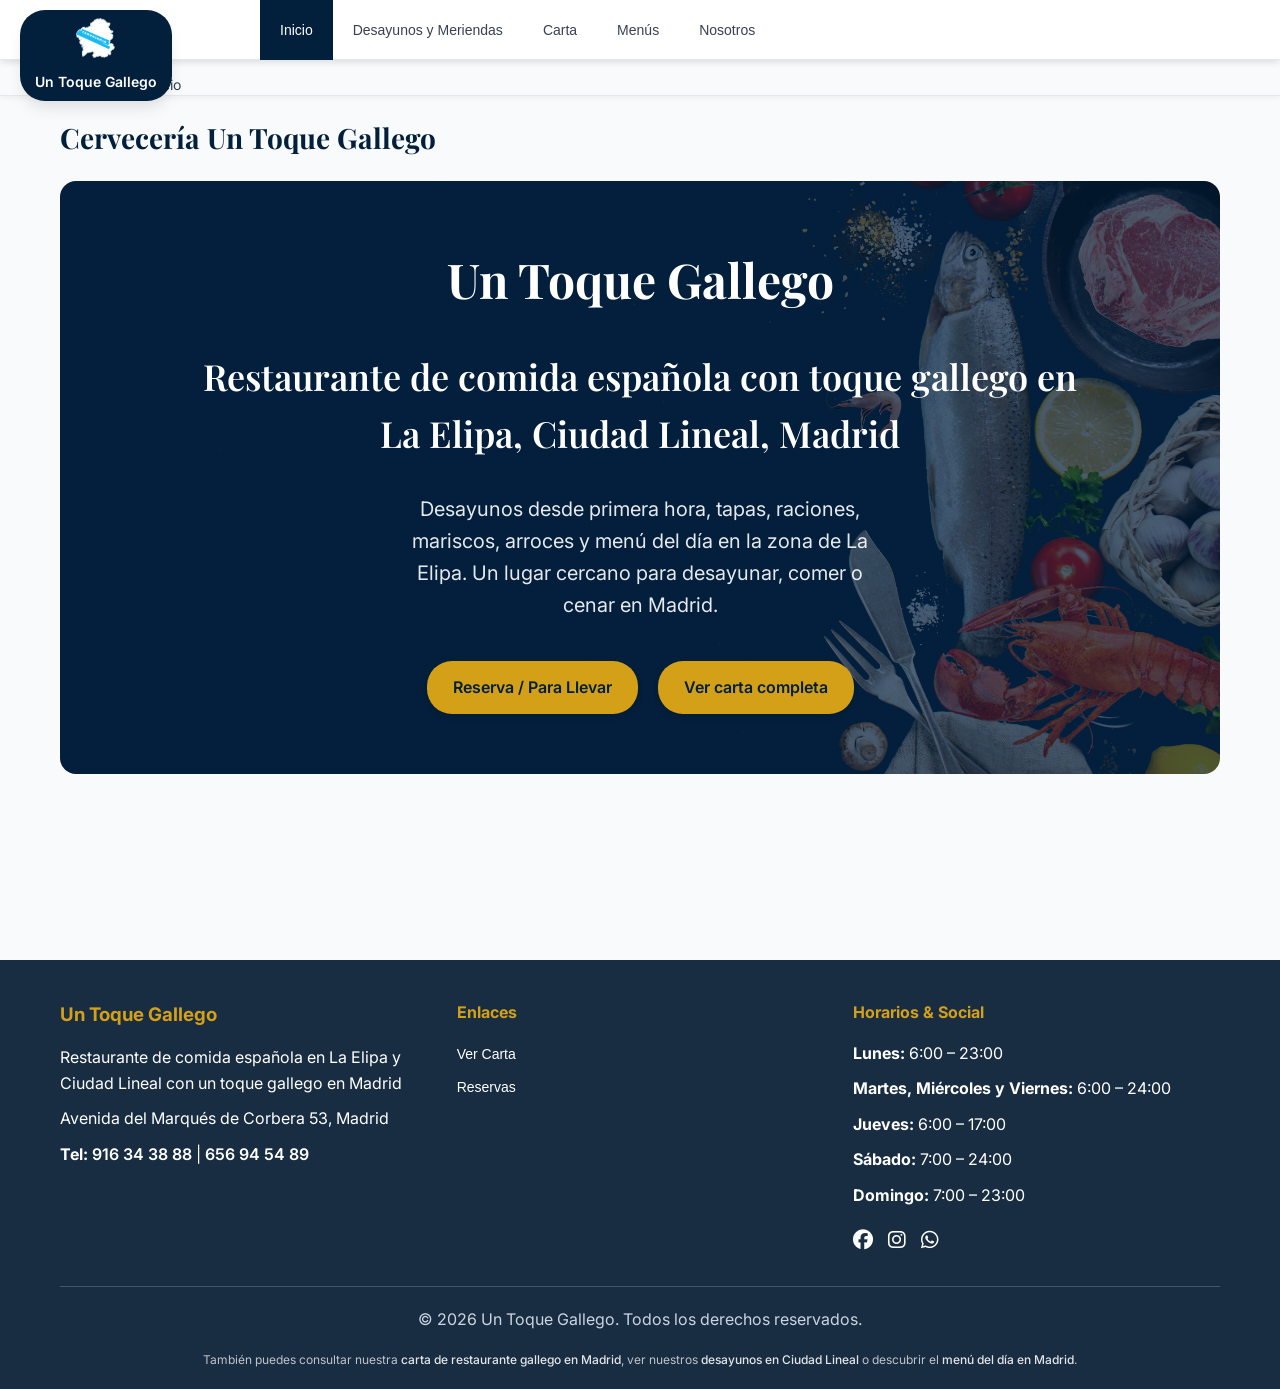
<file: index.html>
<!DOCTYPE html>
<html lang="es">
<head>
  <!-- Meta básicos -->
  <meta charset="UTF-8">
  <meta http-equiv="X-UA-Compatible" content="IE=edge">
   <meta name="viewport" content="width=device-width, initial-scale=1.0, maximum-scale=5.0">

  <!-- SEO -->
    <title>Restaurante de comida expañola en el barrio La Elipa, Ciudad Lineal, Madrid | Un Toque Gallego</title>
    <meta name="description" content="Restaurante en Ciudad Lineal y Elipa, Madrid, con cocina española y un toque gallego. Desayunos, tapas, raciones, mariscos, arroces y menú del día. Reserva en Un Toque Gallego.">
    <meta name="keywords" content="restaurante ciudad lineal, restaurante elipa, restaurante español madrid, tapas ciudad lineal, tapas elipa, menú del día madrid, cocina española madrid, un toque gallego">
    <meta name="author" content="Cervecería Un Toque Gallego">
    <meta name="robots" content="index,follow,max-image-preview:large,max-snippet:-1,max-video-preview:-1">
    <meta name="theme-color" content="#01172e">
    
    <!-- Canonical e idioma -->
    <link rel="canonical" href="https://untoquegallego.com/">
    <link rel="alternate" href="https://untoquegallego.com/" hreflang="es-ES">
    <link rel="alternate" href="https://untoquegallego.com/" hreflang="x-default">

    <!-- Open Graph -->
    <meta property="og:type" content="website">
    <meta property="og:url" content="https://untoquegallego.com/">
    <meta property="og:site_name" content="Un Toque Gallego">
    <meta property="og:locale" content="es_ES">
    <meta property="og:title" content="Un Toque Gallego | Restaurante con comida española, con toque gallego en Madrid">
    <meta property="og:description" content="Desayunos, tapas, raciones, mariscos, arroces y menú del día en Ciudad Lineal y Elipa, Madrid. Reserva en Un Toque Gallego.">
    <meta property="og:image" content="https://untoquegallego.com/img/fondo-web-inicio.jpg">
    <meta property="og:image:width" content="1200">
    <meta property="og:image:height" content="630">
    <meta property="og:image:alt" content="Un Toque Gallego - Restaurante español con toque gallego en Madrid">


    <!-- Twitter -->
    <meta name="twitter:card" content="summary_large_image">
    <meta name="twitter:url" content="https://untoquegallego.com/">
    <meta name="twitter:title" content="Un Toque Gallego | Restaurante español con toque gallego en Madrid">
    <meta name="twitter:description" content="Desayunos, tapas, raciones, mariscos, arroces y menú del día en Ciudad Lineal y Elipa, Madrid.">
    <meta name="twitter:image" content="https://untoquegallego.com/img/fondo-web-inicio.jpg">

    <!-- Favicon -->
    <link rel="icon" href="/img/favicon.ico" type="image/x-icon">
    <link rel="apple-touch-icon" href="/img/logo-untoquegallego.png">

    <!-- Precarga imagen principal (si es hero above-the-fold) -->
    <link rel="preload" as="image" href="/img/fondo-web-inicio.jpg" fetchpriority="high">

    <!-- Fuentes -->
    <link rel="preconnect" href="https://fonts.googleapis.com">
    <link rel="preconnect" href="https://fonts.gstatic.com" crossorigin>
    <link href="https://fonts.googleapis.com/css2?family=Inter:wght@300;400;500;600;700&family=Playfair+Display:wght@400;500;600;700&display=swap" rel="stylesheet">

    <!-- Font Awesome -->
    <link rel="stylesheet"
          href="https://cdnjs.cloudflare.com/ajax/libs/font-awesome/6.4.0/css/all.min.css"
          integrity="sha512-iecdLmaskl7CVkqkXNQ/ZH/XLlvWZOJyj7Yy7tcenmpD1ypASozpmT/E0iPtmFIB46ZmdtAc9eNBvH0H/ZpiBw=="
          crossorigin="anonymous"
          referrerpolicy="no-referrer">

    <!-- CSS -->
    <link rel="stylesheet" href="styles/main.css">
    <link rel="stylesheet" href="styles/carta-pdf.css">

   <!-- Datos estructurados -->
    <script type="application/ld+json">
    {
    "@context": "https://schema.org",
    "@type": "Restaurant",
    "name": "Un Toque Gallego",
    "url": "https://untoquegallego.com/",
    "image": "https://untoquegallego.com/img/fondo-web-inicio.jpg",
    "description": "Restaurante en Ciudad Lineal y Elipa, Madrid, especializado en cocina española con un toque gallego, desayunos, tapas, raciones, arroces y menú del día.",
    "telephone": "+34916343888",
    "email": "untoquegallego@gmail.com",
    "priceRange": "€€",
    "servesCuisine": [
        "Española",
        "Gallega"
    ],
    "acceptsReservations": true,
    "address": {
        "@type": "PostalAddress",
        "streetAddress": "Avenida del Marqués de Corbera 53",
        "addressLocality": "Madrid",
        "addressRegion": "Comunidad de Madrid",
        "postalCode": "28017",
        "addressCountry": "ES"
    },
    "openingHoursSpecification": [
        {
        "@type": "OpeningHoursSpecification",
        "dayOfWeek": "Monday",
        "opens": "06:00",
        "closes": "23:00"
        },
        {
        "@type": "OpeningHoursSpecification",
        "dayOfWeek": [
            "Tuesday",
            "Wednesday",
            "Friday"
        ],
        "opens": "06:00",
        "closes": "23:59"
        },
        {
        "@type": "OpeningHoursSpecification",
        "dayOfWeek": "Thursday",
        "opens": "06:00",
        "closes": "17:00"
        },
        {
        "@type": "OpeningHoursSpecification",
        "dayOfWeek": "Saturday",
        "opens": "07:00",
        "closes": "23:59"
        },
        {
        "@type": "OpeningHoursSpecification",
        "dayOfWeek": "Sunday",
        "opens": "07:00",
        "closes": "23:00"
        }
    ]
    }
    </script>


</head>
<body>
    <!-- Botón menú móvil -->
    <button class="mobile-menu-btn" id="mobileMenuBtn" aria-label="Abrir menú" aria-expanded="false">
        <i class="fas fa-bars"></i>
    </button>

    <!-- Logo -->
    <a href="#inicio" class="logo" data-section="inicio" aria-label="Inicio">
        <div class="logo-shield">
            <img src="img/logo-untoquegallego.png" alt="Un Toque Gallego" loading="lazy">
        </div>
        <div class="logo-text">Un Toque Gallego</div>
    </a>

    <!-- Header -->
    <header class="header">
        <div class="container">
            <div class="header-content">
                <!-- NAV DESKTOP -->
                <nav class="nav" role="navigation" aria-label="Menú principal">
                    <div class="nav-item"><button class="nav-link active" data-section="inicio" type="button">Inicio</button></div>
                    <div class="nav-item"><button class="nav-link" data-section="desayunos" type="button">Desayunos y Meriendas</button></div>
                    <div class="nav-item"><button class="nav-link" data-section="carta" type="button">Carta</button></div>
                    <div class="nav-item"><button class="nav-link" data-section="menus" type="button">Menús</button></div>
                    <div class="nav-item"><button class="nav-link" data-section="nosotros" type="button">Nosotros</button></div>
                </nav>

                <!-- NAV MÓVIL -->
                <nav class="mobile-nav" id="mobileNav" role="navigation" aria-label="Menú móvil">
                    <div class="mobile-nav-item"><button class="nav-mobile-link active" data-section="inicio" type="button">Inicio</button></div>
                    <div class="mobile-nav-item"><button class="nav-mobile-link" data-section="desayunos" type="button">Desayunos y Meriendas</button></div>
                    <div class="mobile-nav-item"><button class="nav-mobile-link" data-section="carta" type="button">Carta</button></div>
                    <div class="mobile-nav-item"><button class="nav-mobile-link" data-section="menus" type="button">Menús</button></div>
                    <div class="mobile-nav-item"><button class="nav-mobile-link" data-section="nosotros" type="button">Nosotros</button></div>
                </nav>
            </div>
        </div>
    </header>

    <!-- Breadcrumbs -->
    <div class="breadcrumbs" id="breadcrumbs" aria-label="Navegación actual">
        <div class="container">
            <nav class="breadcrumb-nav" aria-label="Migas de pan">
                <a href="#" class="breadcrumb-home" data-section="inicio"><i class="fas fa-home"></i> Inicio</a>
                <span class="breadcrumb-separator">/</span>
                <span class="breadcrumb-current" id="breadcrumbCurrent">Inicio</span>
            </nav>
        </div>
    </div>

    <!-- Barra de subcategorías móvil -->
    <div class="mobile-subcategory-bar" id="mobileSubcategoryBar">
        <div class="container">
            <div class="subcategory-buttons" id="subcategoryButtons"></div>
        </div>
    </div>

    <!-- Main -->
    <main class="main">
        <div class="container">
            <div id="content-container"></div>
            <div id="inicio" data-section="inicio" style="height: 1px; margin-top: -120px; pointer-events: none;"></div>
        </div>
    </main>

    <!-- Volver arriba -->
    <button class="back-to-top" id="backToTop" aria-label="Volver arriba">
        <i class="fas fa-arrow-up"></i>
    </button>

    <!-- Footer -->
    <footer class="footer">
        <div class="container">
            <div class="footer-content">
                <div class="footer-section">
                    <h3>Un Toque Gallego</h3>
                    <p>Restaurante de comida española en La Elipa y Ciudad Lineal con un toque gallego en Madrid</p>
                    <address>Avenida del Marqués de Corbera 53, Madrid</address>
                    <p><strong>Tel:</strong> 
                        <a href="tel:+34916343888">916 34 38 88</a> | 
                        <a href="tel:+34656945489">656 94 54 89</a>
                    </p>
                </div>
                <div class="footer-section">
                    <h4>Enlaces</h4>
                    <ul>
                        <li><button class="footer-nav-link" data-section="cartaTriptico" type="button">Ver Carta</button></li>
                        <li><button class="footer-nav-link" data-section="reservas" type="button">Reservas</button></li>
                    </ul>
                </div>
                <div class="footer-section">
                    <h4>Horarios & Social</h4>
                    <p><strong>Lunes:</strong> 6:00 – 23:00</p>
                    <p><strong>Martes, Miércoles y Viernes:</strong> 6:00 – 24:00</p>
                    <p><strong>Jueves:</strong> 6:00 – 17:00</p>
                    <p><strong>Sábado:</strong> 7:00 – 24:00</p>
                    <p><strong>Domingo:</strong> 7:00 – 23:00</p>
                    <div class="social-links">
                        <a href="#" class="social-link" aria-label="Facebook"><i class="fab fa-facebook"></i></a>
                        <a href="#" class="social-link" aria-label="Instagram"><i class="fab fa-instagram"></i></a>
                        <a href="https://wa.me/34656945489" target="_blank" class="social-link" aria-label="WhatsApp"><i class="fab fa-whatsapp"></i></a>
                    </div>
                </div>
            </div>
            <div class="footer-bottom">
                <p>&copy; <script>document.write(new Date().getFullYear())</script> Un Toque Gallego. Todos los derechos reservados.</p>
            </div>
        </div>
        <div class="seo-links">
            <p class="seo-links-text">
                También puedes consultar nuestra
                <a href="carta.html">carta de restaurante gallego en Madrid</a>,
                ver nuestros
                <a href="desayunos.html">desayunos en Ciudad Lineal</a>
                o descubrir el
                <a href="menu-del-dia.html">menú del día en Madrid</a>.
            </p>
        </div>
    </footer>

    <!-- Scripts -->
    <script src="js/data.js"></script>
    <script src="js/main.js"></script>
    <script src="js/carta-pdf.js"></script>
</body>
</html>
</file>
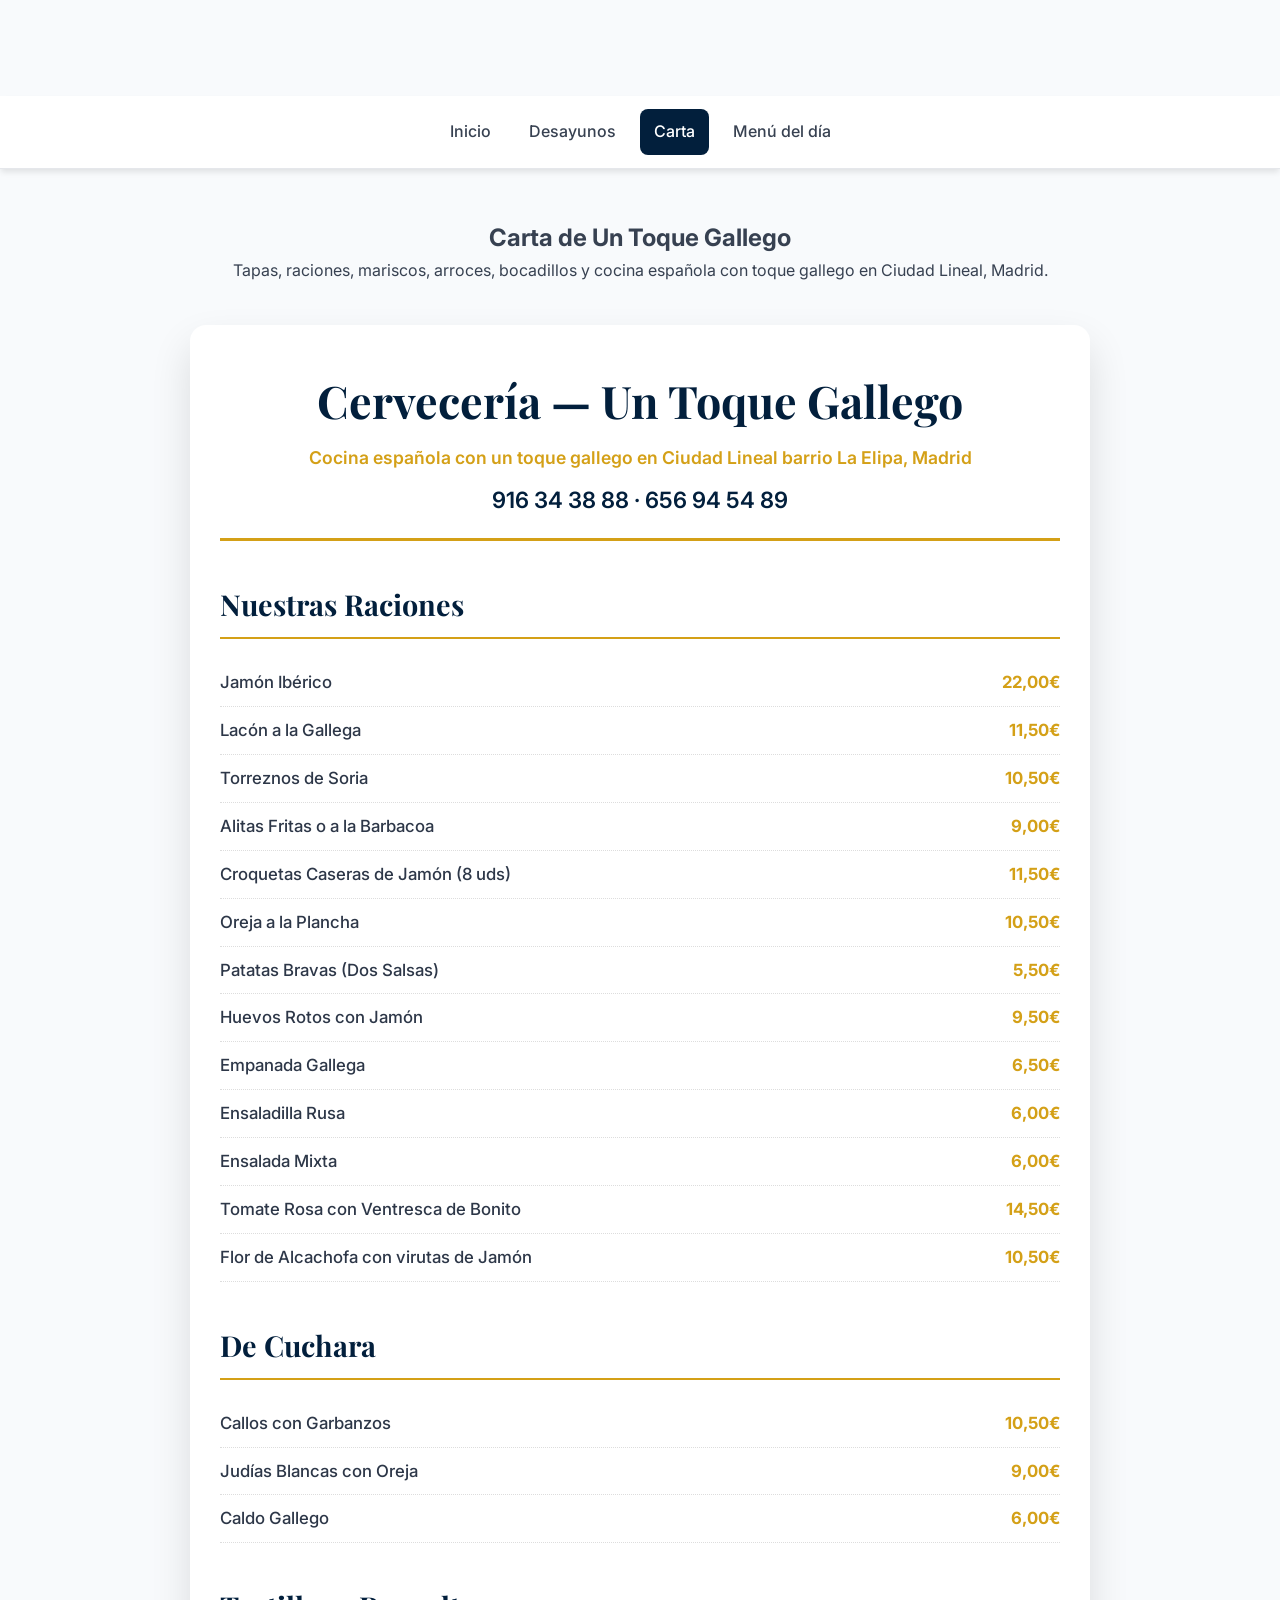
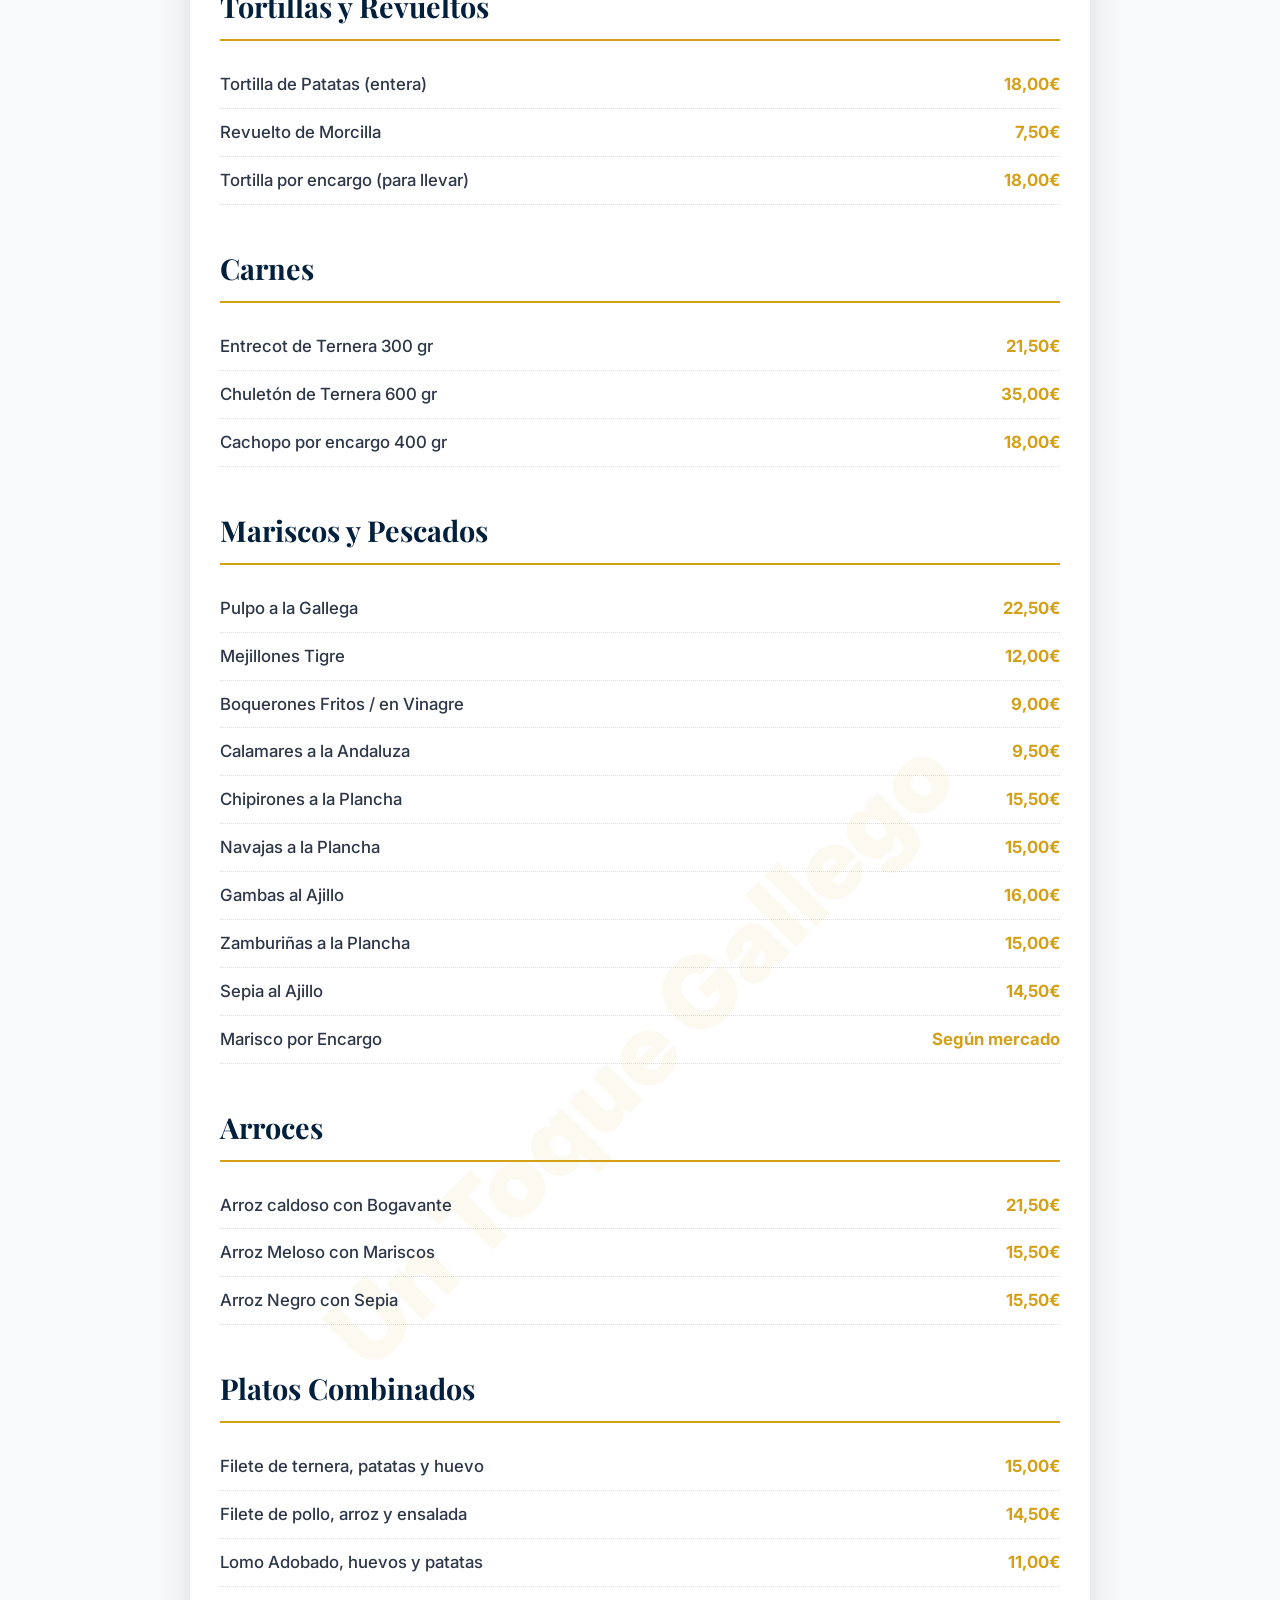
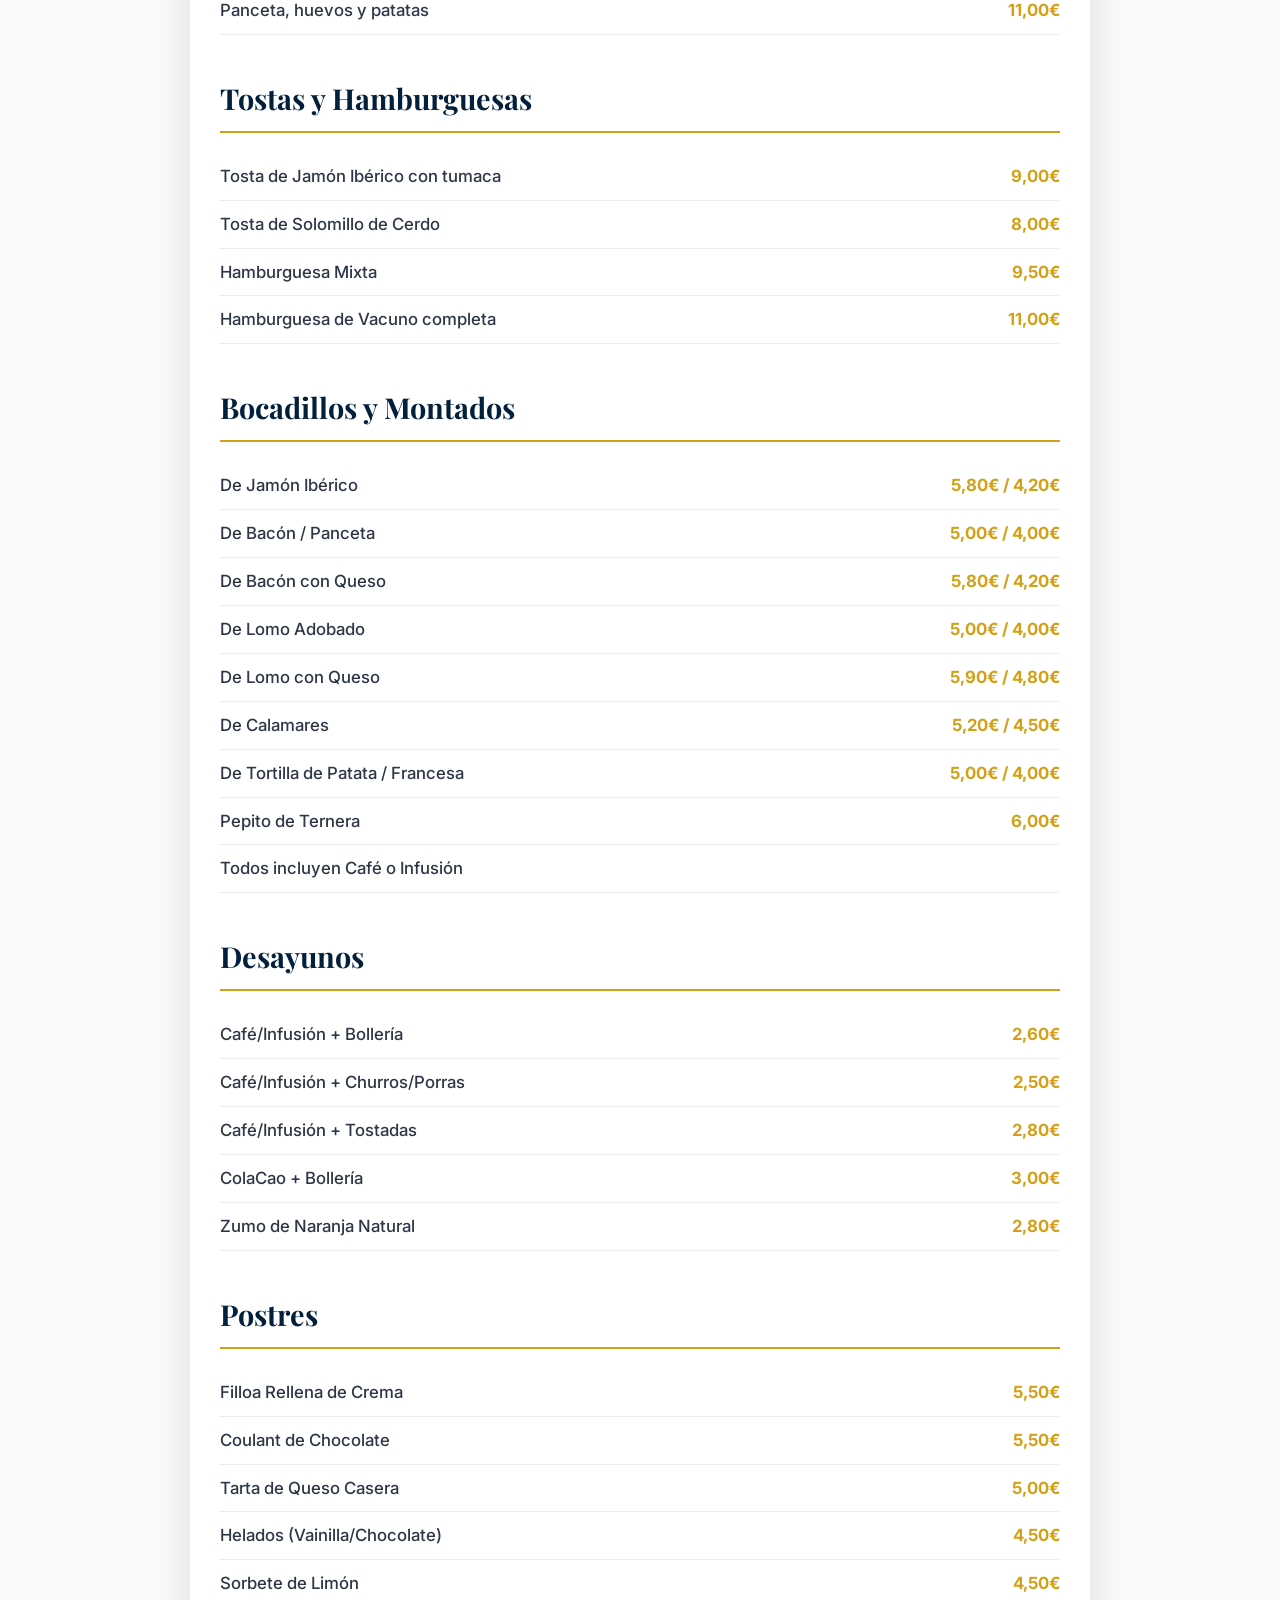
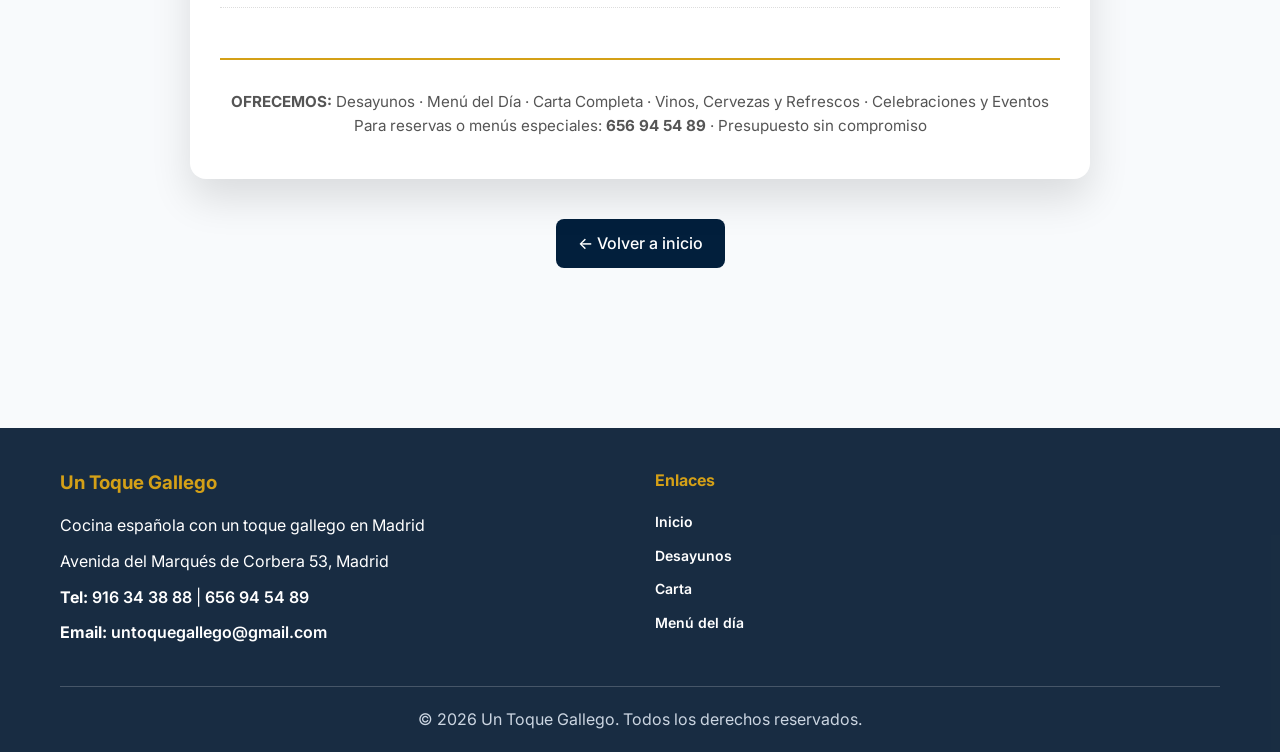
<file: carta.html>
<!DOCTYPE html>
<html lang="es">
<head>
  <meta charset="UTF-8">
  <meta name="viewport" content="width=device-width, initial-scale=1.0, maximum-scale=5.0">
  <title>Carta restaurante de cocina española con un toquegallego en Madrid | Un Toque Gallego</title>
  <meta name="description" content="Consulta la carta completa de Un Toque Gallego en Ciudad Lineal, barrio La Elipa Madrid. Tapas, raciones, mariscos, arroces, bocadillos y cocina española con toque gallego.">
  <meta name="robots" content="index,follow,max-image-preview:large">
  <link rel="canonical" href="https://untoquegallego.com/carta.html">

  <meta property="og:type" content="website">
  <meta property="og:title" content="Carta restaurante gallego en Madrid | Un Toque Gallego">
  <meta property="og:description" content="Consulta la carta completa de Un Toque Gallego en Ciudad Lineal, Madrid.">
  <meta property="og:url" content="https://untoquegallego.com/carta.html">
  <meta property="og:image" content="https://untoquegallego.com/img/carta-exterior.jpg">

  <meta name="twitter:card" content="summary_large_image">
  <meta name="twitter:title" content="Carta restaurante gallego en Madrid | Un Toque Gallego">
  <meta name="twitter:description" content="Tapas, raciones, mariscos, arroces y cocina gallega en Ciudad Lineal, Madrid.">
  <meta name="twitter:image" content="https://untoquegallego.com/img/carta-exterior.jpg">

  <link rel="icon" href="/img/favicon.ico" type="image/x-icon">
  <link rel="apple-touch-icon" href="/img/logo-untoquegallego.png">

  <link rel="preconnect" href="https://fonts.googleapis.com">
  <link rel="preconnect" href="https://fonts.gstatic.com" crossorigin>
  <link href="https://fonts.googleapis.com/css2?family=Inter:wght@300;400;500;600;700&family=Playfair+Display:wght@400;500;600;700&display=swap" rel="stylesheet">

  <link rel="stylesheet" href="styles/main.css">
  <link rel="stylesheet" href="styles/carta-pdf.css">

  <script type="application/ld+json">
  {
    "@context":"https://schema.org",
    "@type":"Restaurant",
    "name":"Un Toque Gallego",
    "url":"https://untoquegallego.com/carta.html",
    "telephone":"+34916343888",
    "email":"untoquegallego@gmail.com",
    "servesCuisine":["Española","Gallega"],
    "address":{
      "@type":"PostalAddress",
      "streetAddress":"Avenida del Marqués de Corbera 53",
      "addressLocality":"Madrid",
      "addressRegion":"Madrid",
      "postalCode":"28017",
      "addressCountry":"ES"
    },
    "hasMenu":"https://untoquegallego.com/carta.html"
  }
  </script>

  <style>
    .simple-header {
      background: var(--secondary-color);
      border-bottom: 1px solid var(--border-color);
      box-shadow: var(--shadow);
      position: sticky;
      top: 0;
      z-index: 100;
    }
    .simple-header-inner {
      display: flex;
      justify-content: center;
      align-items: center;
      min-height: 72px;
      gap: 10px;
      flex-wrap: wrap;
      padding: 10px 0;
    }
    .simple-header a {
      color: var(--text-color);
      text-decoration: none;
      font-weight: 500;
      padding: 10px 14px;
      border-radius: 8px;
    }
    .simple-header a.active,
    .simple-header a:hover {
      background: var(--primary-color);
      color: white;
    }
    .page-intro {
      text-align: center;
      margin: 30px 0 20px;
    }
    .btn-volver {
      display: inline-block;
      padding: 12px 22px;
      background: var(--primary-color);
      color: #fff;
      border-radius: 8px;
      text-decoration: none;
      font-weight: 500;
      transition: 0.3s;
    }
    .btn-volver:hover {
      transform: translateY(-2px);
      opacity: 0.9;
    }
  </style>
</head>
<body>

  <header class="simple-header">
    <div class="container">
      <nav class="simple-header-inner" aria-label="Navegación principal">
        <a href="/">Inicio</a>
        <a href="/desayunos.html">Desayunos</a>
        <a href="/carta.html" class="active" aria-current="page">Carta</a>
        <a href="/menu-del-dia.html">Menú del día</a>
      </nav>
    </div>
  </header>

  <main class="main">
    <div class="container">
      <section class="page-intro fade-in">
        <h1>Carta de Un Toque Gallego</h1>
        <p class="section-description">Tapas, raciones, mariscos, arroces, bocadillos y cocina española con toque gallego en Ciudad Lineal, Madrid.</p>
      </section>

      <div id="carta-container"></div>

      <div style="text-align:center; margin:40px 0;">
        <a href="/" class="btn-volver">← Volver a inicio</a>
      </div>
    </div>
  </main>

  <footer class="footer">
    <div class="container">
      <div class="footer-content">
        <div class="footer-section">
          <h3>Un Toque Gallego</h3>
          <p>Cocina española con un toque gallego en Madrid</p>
          <address>Avenida del Marqués de Corbera 53, Madrid</address>
          <p><strong>Tel:</strong> <a href="tel:+34916343888">916 34 38 88</a> | <a href="tel:+34656945489">656 94 54 89</a></p>
          <p><strong>Email:</strong> <a href="mailto:untoquegallego@gmail.com">untoquegallego@gmail.com</a></p>
        </div>

        <div class="footer-section">
          <h4>Enlaces</h4>
          <ul>
            <li><a class="footer-nav-link" href="/">Inicio</a></li>
            <li><a class="footer-nav-link" href="/desayunos.html">Desayunos</a></li>
            <li><a class="footer-nav-link" href="/carta.html">Carta</a></li>
            <li><a class="footer-nav-link" href="/menu-del-dia.html">Menú del día</a></li>
          </ul>
        </div>
      </div>

      <div class="footer-bottom">
        <p>&copy; <script>document.write(new Date().getFullYear())</script> Un Toque Gallego. Todos los derechos reservados.</p>
      </div>
    </div>
  </footer>

  <script src="js/data.js"></script>
  <script src="js/carta-pdf.js"></script>
  <script>
    document.addEventListener("DOMContentLoaded", function () {
      const cartaContainer = document.getElementById("carta-container");
      if (window.renderCartaPDF && cartaContainer) {
        window.renderCartaPDF(cartaContainer);
      } else if (cartaContainer) {
        cartaContainer.innerHTML = '<p style="text-align:center; padding:40px;">No se pudo cargar la carta.</p>';
      }
    });
  </script>
</body>
</html>
</file>
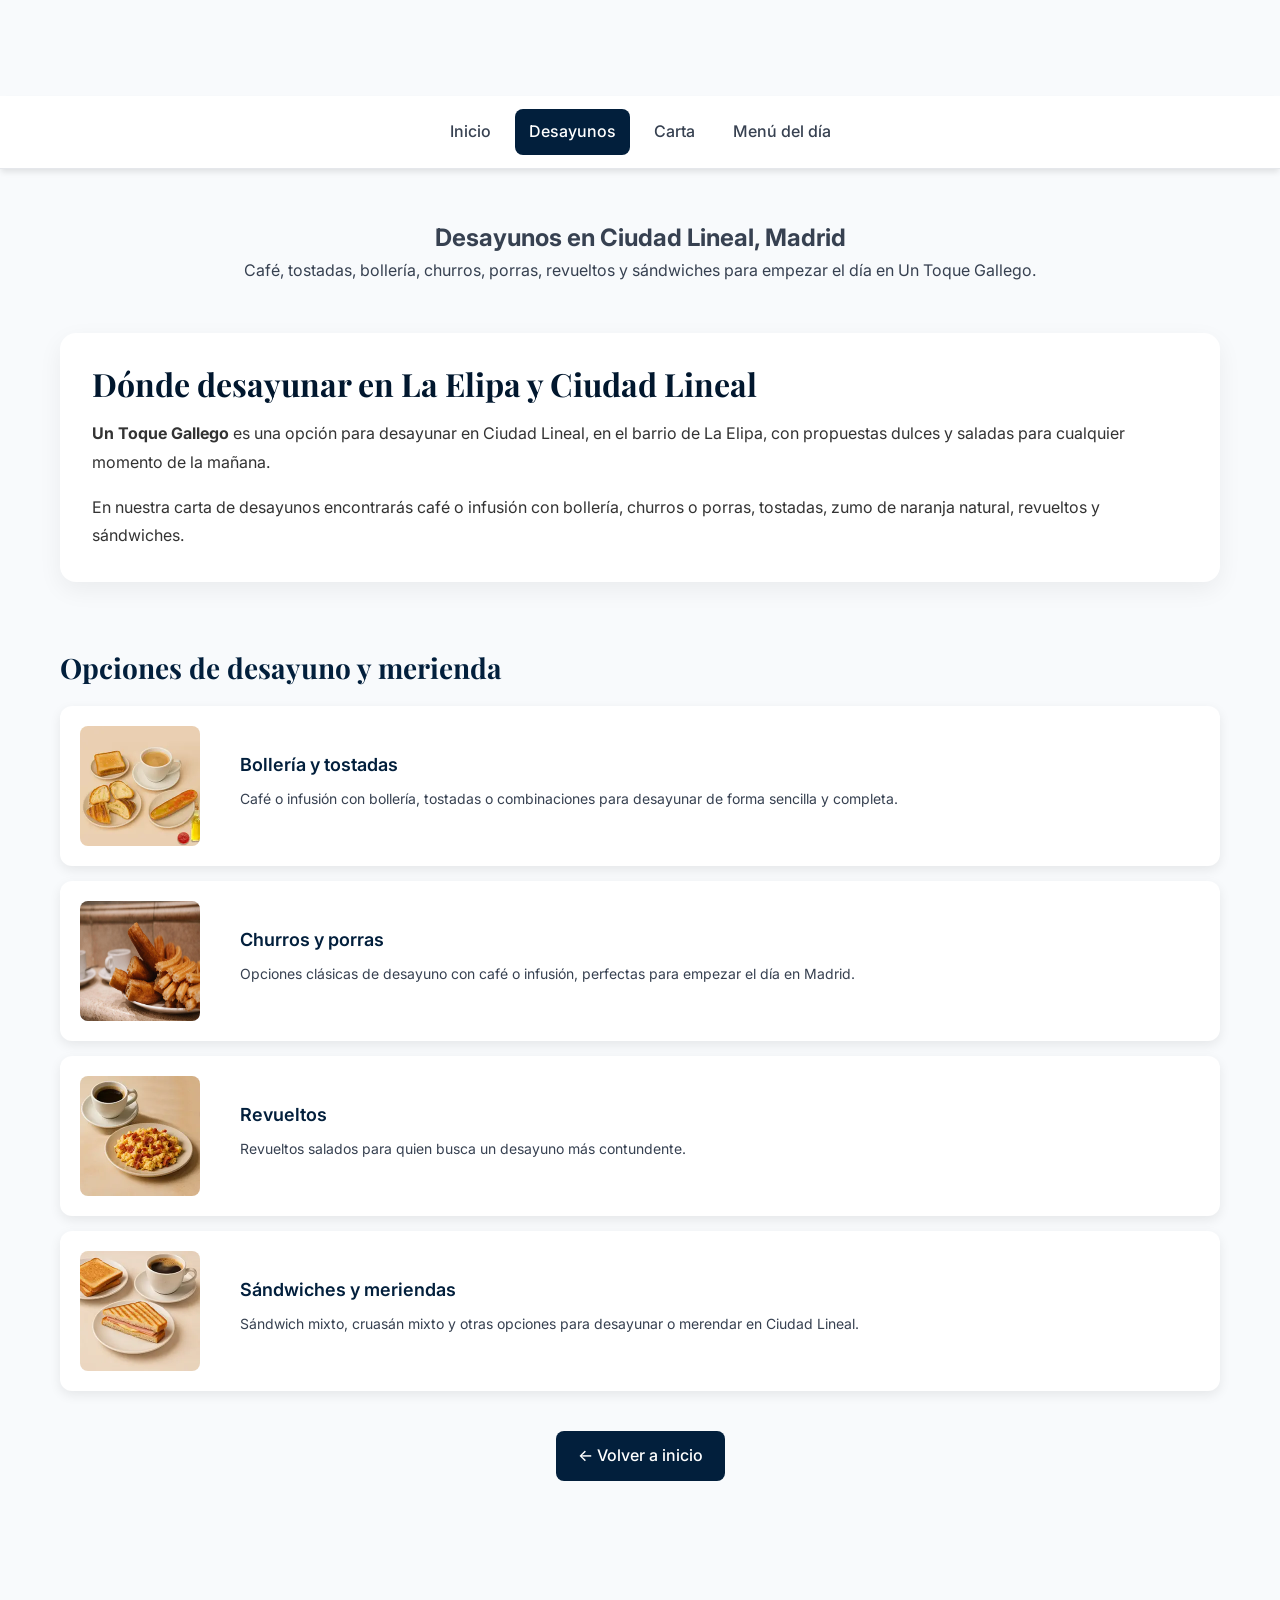
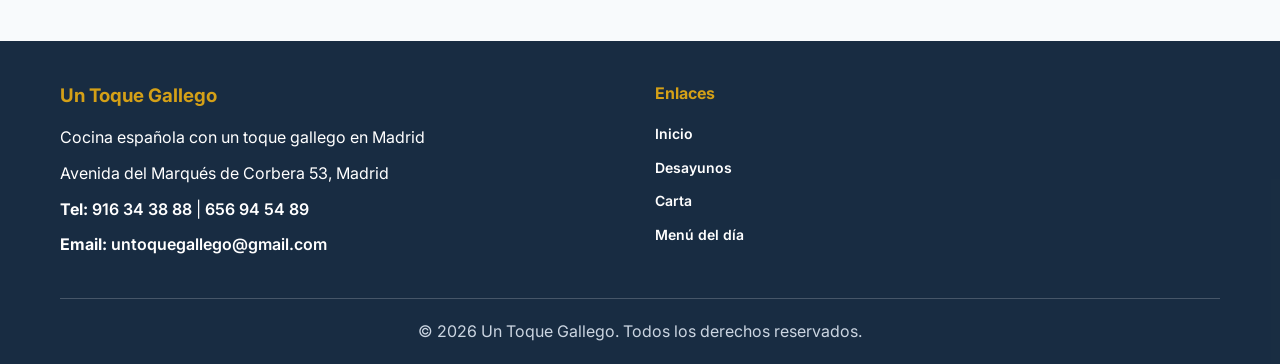
<file: desayunos.html>
<!DOCTYPE html>
<html lang="es">
<head>
  <meta charset="UTF-8">
  <meta name="viewport" content="width=device-width, initial-scale=1.0, maximum-scale=5.0">
  <title>Desayunos en Ciudad Lineal, Madrid | Un Toque Gallego</title>
  <meta name="description" content="Desayunos en Ciudad Lineal, Madrid. Café, tostadas, bollería, churros, porras, revueltos y sándwiches en Un Toque Gallego.">
  <meta name="robots" content="index,follow,max-image-preview:large">
  <link rel="canonical" href="https://untoquegallego.com/desayunos.html">

  <meta property="og:type" content="website">
  <meta property="og:title" content="Desayunos en Ciudad Lineal, Madrid | Un Toque Gallego">
  <meta property="og:description" content="Café, tostadas, bollería, churros, porras, revueltos y sándwiches para desayunar en Ciudad Lineal, Madrid.">
  <meta property="og:url" content="https://untoquegallego.com/desayunos.html">
  <meta property="og:image" content="https://untoquegallego.com/img/con-tostadas.webp">

  <meta name="twitter:card" content="summary_large_image">
  <meta name="twitter:title" content="Desayunos en Ciudad Lineal, Madrid | Un Toque Gallego">
  <meta name="twitter:description" content="Desayunos y meriendas en Ciudad Lineal con tostadas, bollería, churros, revueltos y sándwiches.">
  <meta name="twitter:image" content="https://untoquegallego.com/img/con-tostadas.webp">

  <link rel="icon" href="/img/favicon.ico" type="image/x-icon">
  <link rel="apple-touch-icon" href="/img/logo-untoquegallego.png">

  <link rel="preconnect" href="https://fonts.googleapis.com">
  <link rel="preconnect" href="https://fonts.gstatic.com" crossorigin>
  <link href="https://fonts.googleapis.com/css2?family=Inter:wght@300;400;500;600;700&family=Playfair+Display:wght@400;500;600;700&display=swap" rel="stylesheet">

  <link rel="stylesheet" href="styles/main.css">

  <script type="application/ld+json">
  {
    "@context":"https://schema.org",
    "@type":"Restaurant",
    "name":"Un Toque Gallego",
    "url":"https://untoquegallego.com/desayunos.html",
    "telephone":"+34916343888",
    "email":"untoquegallego@gmail.com",
    "servesCuisine":["Española","Gallega"],
    "address":{
      "@type":"PostalAddress",
      "streetAddress":"Avenida del Marqués de Corbera 53",
      "addressLocality":"Madrid",
      "addressRegion":"Madrid",
      "postalCode":"28017",
      "addressCountry":"ES"
    }
  }
  </script>

  <style>
    .simple-header {
      background: var(--secondary-color);
      border-bottom: 1px solid var(--border-color);
      box-shadow: var(--shadow);
      position: sticky;
      top: 0;
      z-index: 100;
    }
    .simple-header-inner {
      display: flex;
      justify-content: center;
      align-items: center;
      min-height: 72px;
      gap: 10px;
      flex-wrap: wrap;
      padding: 10px 0;
    }
    .simple-header a {
      color: var(--text-color);
      text-decoration: none;
      font-weight: 500;
      padding: 10px 14px;
      border-radius: 8px;
    }
    .simple-header a.active,
    .simple-header a:hover {
      background: var(--primary-color);
      color: white;
    }
    .page-intro {
      text-align: center;
      margin: 30px 0 20px;
    }
    .btn-volver {
      display: inline-block;
      padding: 12px 22px;
      background: var(--primary-color);
      color: #fff;
      border-radius: 8px;
      text-decoration: none;
      font-weight: 500;
      transition: 0.3s;
    }
    .btn-volver:hover {
      transform: translateY(-2px);
      opacity: 0.9;
    }
  </style>
</head>
<body>

  <header class="simple-header">
    <div class="container">
      <nav class="simple-header-inner" aria-label="Navegación principal">
        <a href="/">Inicio</a>
        <a href="/desayunos.html" class="active" aria-current="page">Desayunos</a>
        <a href="/carta.html">Carta</a>
        <a href="/menu-del-dia.html">Menú del día</a>
      </nav>
    </div>
  </header>

  <main class="main">
    <div class="container">
      <section class="page-intro fade-in">
        <h1>Desayunos en Ciudad Lineal, Madrid</h1>
        <p class="section-description">Café, tostadas, bollería, churros, porras, revueltos y sándwiches para empezar el día en Un Toque Gallego.</p>
      </section>

      <section class="seo-local-text fade-in">
        <h2>Dónde desayunar en La Elipa y Ciudad Lineal</h2>
        <p><strong>Un Toque Gallego</strong> es una opción para desayunar en Ciudad Lineal, en el barrio de La Elipa, con propuestas dulces y saladas para cualquier momento de la mañana.</p>
        <p>En nuestra carta de desayunos encontrarás café o infusión con bollería, churros o porras, tostadas, zumo de naranja natural, revueltos y sándwiches.</p>
      </section>

      <section class="fade-in">
        <h2 class="section-title">Opciones de desayuno y merienda</h2>

        <div class="dishes-container">
          <div class="dish-card">
            <div class="dish-content">
              <img class="dish-image" src="img/con-tostadas.webp" alt="Café con tostadas en Un Toque Gallego" loading="lazy">
              <div class="dish-info">
                <h3 class="dish-name">Bollería y tostadas</h3>
                <p class="dish-description">Café o infusión con bollería, tostadas o combinaciones para desayunar de forma sencilla y completa.</p>
              </div>
            </div>
          </div>

          <div class="dish-card">
            <div class="dish-content">
              <img class="dish-image" src="img/porras-churros.jpg" alt="Café con churros o porras en Un Toque Gallego" loading="lazy">
              <div class="dish-info">
                <h3 class="dish-name">Churros y porras</h3>
                <p class="dish-description">Opciones clásicas de desayuno con café o infusión, perfectas para empezar el día en Madrid.</p>
              </div>
            </div>
          </div>

          <div class="dish-card">
            <div class="dish-content">
              <img class="dish-image" src="img/revuelto-bacon.webp" alt="Revuelto de bacón en Un Toque Gallego" loading="lazy">
              <div class="dish-info">
                <h3 class="dish-name">Revueltos</h3>
                <p class="dish-description">Revueltos salados para quien busca un desayuno más contundente.</p>
              </div>
            </div>
          </div>

          <div class="dish-card">
            <div class="dish-content">
              <img class="dish-image" src="img/mixto.webp" alt="Sándwich mixto en Un Toque Gallego" loading="lazy">
              <div class="dish-info">
                <h3 class="dish-name">Sándwiches y meriendas</h3>
                <p class="dish-description">Sándwich mixto, cruasán mixto y otras opciones para desayunar o merendar en Ciudad Lineal.</p>
              </div>
            </div>
          </div>
        </div>
      </section>

      <div style="text-align:center; margin:40px 0;">
        <a href="/" class="btn-volver">← Volver a inicio</a>
      </div>
    </div>
  </main>

  <footer class="footer">
    <div class="container">
      <div class="footer-content">
        <div class="footer-section">
          <h3>Un Toque Gallego</h3>
          <p>Cocina española con un toque gallego en Madrid</p>
          <address>Avenida del Marqués de Corbera 53, Madrid</address>
          <p><strong>Tel:</strong> <a href="tel:+34916343888">916 34 38 88</a> | <a href="tel:+34656945489">656 94 54 89</a></p>
          <p><strong>Email:</strong> <a href="mailto:untoquegallego@gmail.com">untoquegallego@gmail.com</a></p>
        </div>

        <div class="footer-section">
          <h4>Enlaces</h4>
          <ul>
            <li><a class="footer-nav-link" href="/">Inicio</a></li>
            <li><a class="footer-nav-link" href="/desayunos.html">Desayunos</a></li>
            <li><a class="footer-nav-link" href="/carta.html">Carta</a></li>
            <li><a class="footer-nav-link" href="/menu-del-dia.html">Menú del día</a></li>
          </ul>
        </div>
      </div>

      <div class="footer-bottom">
        <p>&copy; <script>document.write(new Date().getFullYear())</script> Un Toque Gallego. Todos los derechos reservados.</p>
      </div>
    </div>
  </footer>
</body>
</html>
</file>
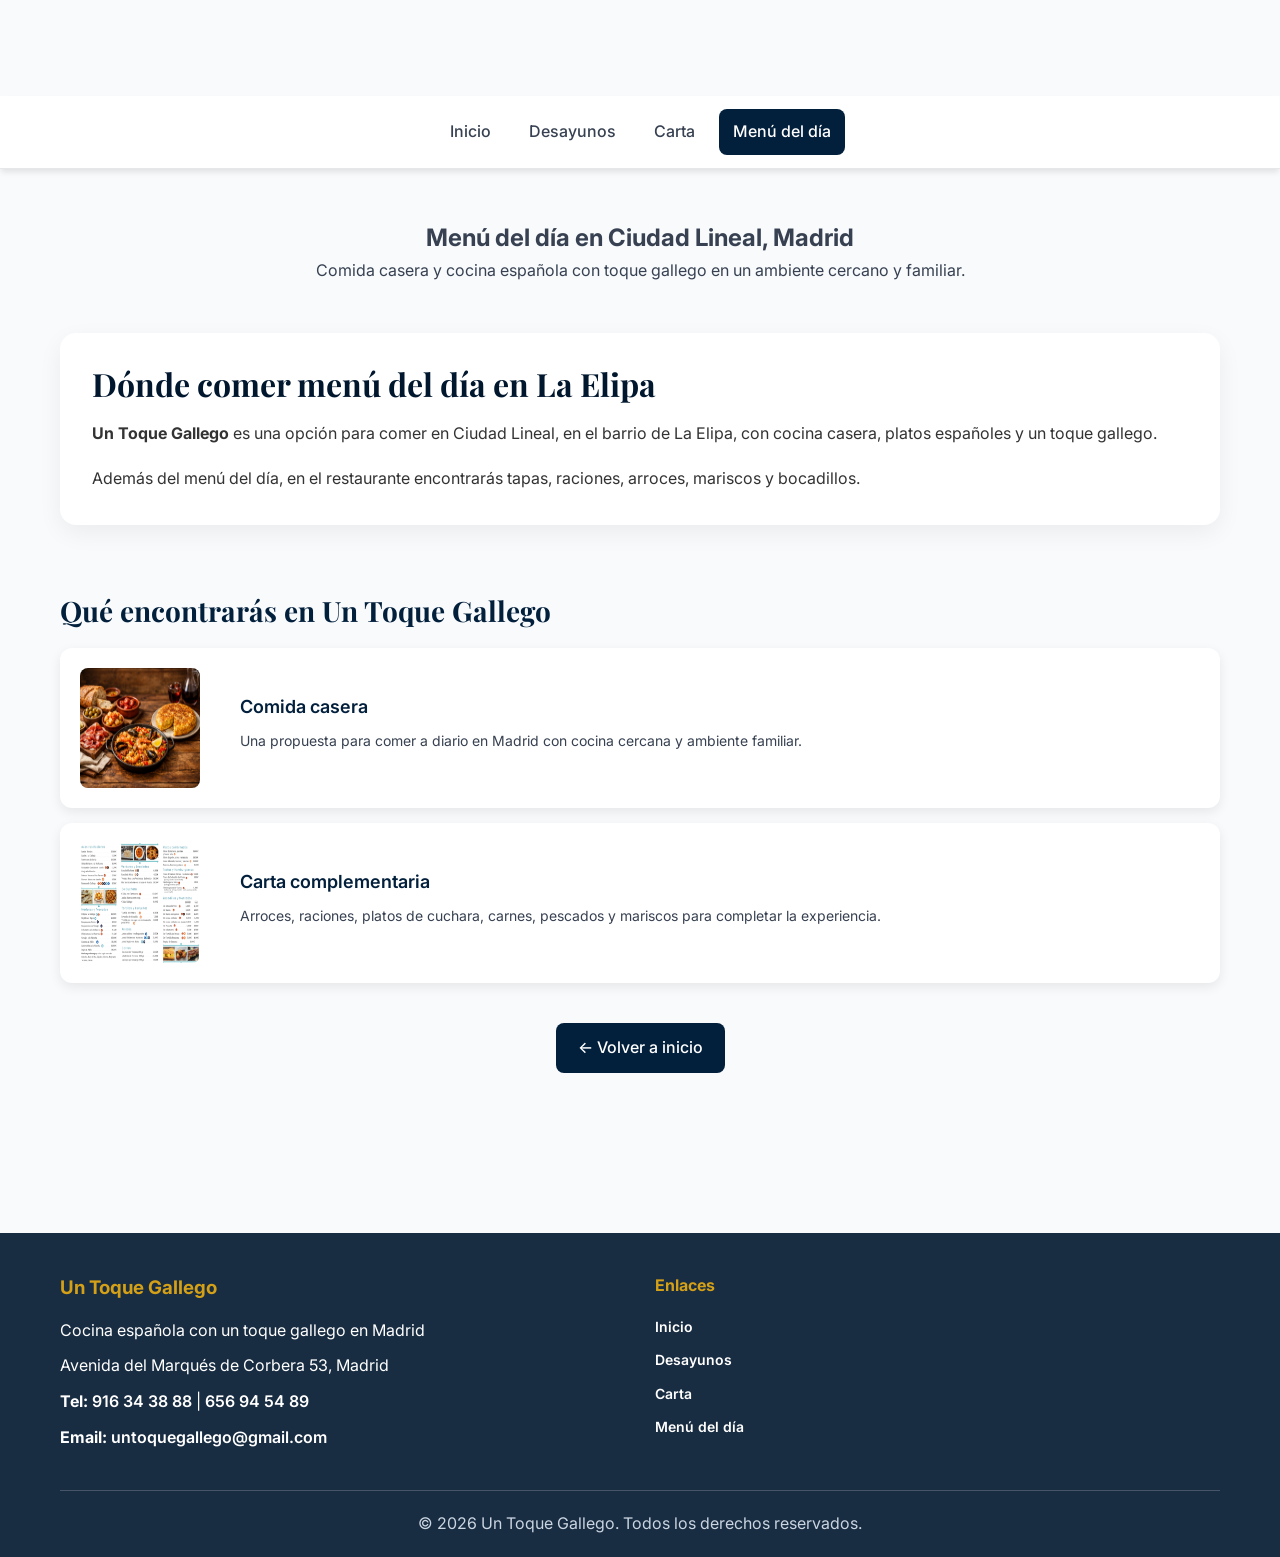
<file: menu-del-dia.html>
<!DOCTYPE html>
<html lang="es">
<head>
  <meta charset="UTF-8">
  <meta name="viewport" content="width=device-width, initial-scale=1.0, maximum-scale=5.0">
  <title>Menú del día en Ciudad Lineal, Madrid | Un Toque Gallego | Bar cerca de mi | Reserve ahora</title>
  <meta name="description" content="Menú del día en Ciudad Lineal, Madrid. Comida casera, cocina española con toque gallego y ambiente familiar en Un Toque Gallego.">
  <meta name="robots" content="index,follow,max-image-preview:large">
  <link rel="canonical" href="https://untoquegallego.com/menu-del-dia.html">

  <meta property="og:type" content="website">
  <meta property="og:title" content="Menú del día en Ciudad Lineal, Madrid | Un Toque Gallego">
  <meta property="og:description" content="Comida casera y cocina española con toque gallego en Ciudad Lineal, Madrid.">
  <meta property="og:url" content="https://untoquegallego.com/menu-del-dia.html">
  <meta property="og:image" content="https://untoquegallego.com/img/fondo-web-inicio.jpg">

  <meta name="twitter:card" content="summary_large_image">
  <meta name="twitter:title" content="Menú del día en Ciudad Lineal, Madrid | Un Toque Gallego">
  <meta name="twitter:description" content="Menú del día y comida casera en Ciudad Lineal, Madrid.">
  <meta name="twitter:image" content="https://untoquegallego.com/img/fondo-web-inicio.jpg">

  <link rel="icon" href="/img/favicon.ico" type="image/x-icon">
  <link rel="apple-touch-icon" href="/img/logo-untoquegallego.png">

  <link rel="preconnect" href="https://fonts.googleapis.com">
  <link rel="preconnect" href="https://fonts.gstatic.com" crossorigin>
  <link href="https://fonts.googleapis.com/css2?family=Inter:wght@300;400;500;600;700&family=Playfair+Display:wght@400;500;600;700&display=swap" rel="stylesheet">

  <link rel="stylesheet" href="styles/main.css">

  <script type="application/ld+json">
  {
    "@context":"https://schema.org",
    "@type":"Restaurant",
    "name":"Un Toque Gallego",
    "url":"https://untoquegallego.com/menu-del-dia.html",
    "telephone":"+34916343888",
    "email":"untoquegallego@gmail.com",
    "servesCuisine":["Española","Gallega"],
    "address":{
      "@type":"PostalAddress",
      "streetAddress":"Avenida del Marqués de Corbera 53",
      "addressLocality":"Madrid",
      "addressRegion":"Madrid",
      "postalCode":"28017",
      "addressCountry":"ES"
    }
  }
  </script>

  <style>
    .simple-header {
      background: var(--secondary-color);
      border-bottom: 1px solid var(--border-color);
      box-shadow: var(--shadow);
      position: sticky;
      top: 0;
      z-index: 100;
    }
    .simple-header-inner {
      display: flex;
      justify-content: center;
      align-items: center;
      min-height: 72px;
      gap: 10px;
      flex-wrap: wrap;
      padding: 10px 0;
    }
    .simple-header a {
      color: var(--text-color);
      text-decoration: none;
      font-weight: 500;
      padding: 10px 14px;
      border-radius: 8px;
    }
    .simple-header a.active,
    .simple-header a:hover {
      background: var(--primary-color);
      color: white;
    }
    .page-intro {
      text-align: center;
      margin: 30px 0 20px;
    }
    .btn-volver {
      display: inline-block;
      padding: 12px 22px;
      background: var(--primary-color);
      color: #fff;
      border-radius: 8px;
      text-decoration: none;
      font-weight: 500;
      transition: 0.3s;
    }
    .btn-volver:hover {
      transform: translateY(-2px);
      opacity: 0.9;
    }
  </style>
</head>
<body>

  <header class="simple-header">
    <div class="container">
      <nav class="simple-header-inner" aria-label="Navegación principal">
        <a href="/">Inicio</a>
        <a href="/desayunos.html">Desayunos</a>
        <a href="/carta.html">Carta</a>
        <a href="/menu-del-dia.html" class="active" aria-current="page">Menú del día</a>
      </nav>
    </div>
  </header>

  <main class="main">
    <div class="container">
      <section class="page-intro fade-in">
        <h1>Menú del día en Ciudad Lineal, Madrid</h1>
        <p class="section-description">Comida casera y cocina española con toque gallego en un ambiente cercano y familiar.</p>
      </section>

      <section class="seo-local-text fade-in">
        <h2>Dónde comer menú del día en La Elipa</h2>
        <p><strong>Un Toque Gallego</strong> es una opción para comer en Ciudad Lineal, en el barrio de La Elipa, con cocina casera, platos españoles y un toque gallego.</p>
        <p>Además del menú del día, en el restaurante encontrarás tapas, raciones, arroces, mariscos y bocadillos.</p>
      </section>

      <section class="fade-in">
        <h2 class="section-title">Qué encontrarás en Un Toque Gallego</h2>

        <div class="dishes-container">
          <div class="dish-card">
            <div class="dish-content">
              <img class="dish-image" src="img/comida-casera.png" alt="Comida casera en Un Toque Gallego" loading="lazy">
              <div class="dish-info">
                <h3 class="dish-name">Comida casera</h3>
                <p class="dish-description">Una propuesta para comer a diario en Madrid con cocina cercana y ambiente familiar.</p>
              </div>
            </div>
          </div>

          <div class="dish-card">
            <div class="dish-content">
              <img class="dish-image" src="img/carta-interior.jpg" alt="Arroces y platos en Un Toque Gallego" loading="lazy">
              <div class="dish-info">
                <h3 class="dish-name">Carta complementaria</h3>
                <p class="dish-description">Arroces, raciones, platos de cuchara, carnes, pescados y mariscos para completar la experiencia.</p>
              </div>
            </div>
          </div>
        </div>
      </section>

      <div style="text-align:center; margin:40px 0;">
        <a href="/" class="btn-volver">← Volver a inicio</a>
      </div>
    </div>
  </main>

  <footer class="footer">
    <div class="container">
      <div class="footer-content">
        <div class="footer-section">
          <h3>Un Toque Gallego</h3>
          <p>Cocina española con un toque gallego en Madrid</p>
          <address>Avenida del Marqués de Corbera 53, Madrid</address>
          <p><strong>Tel:</strong> <a href="tel:+34916343888">916 34 38 88</a> | <a href="tel:+34656945489">656 94 54 89</a></p>
          <p><strong>Email:</strong> <a href="mailto:untoquegallego@gmail.com">untoquegallego@gmail.com</a></p>
        </div>

        <div class="footer-section">
          <h4>Enlaces</h4>
          <ul>
            <li><a class="footer-nav-link" href="/">Inicio</a></li>
            <li><a class="footer-nav-link" href="/desayunos.html">Desayunos</a></li>
            <li><a class="footer-nav-link" href="/carta.html">Carta</a></li>
            <li><a class="footer-nav-link" href="/menu-del-dia.html">Menú del día</a></li>
          </ul>
        </div>
      </div>

      <div class="footer-bottom">
        <p>&copy; <script>document.write(new Date().getFullYear())</script> Un Toque Gallego. Todos los derechos reservados.</p>
      </div>
    </div>
  </footer>
</body>
</html>
</file>
<file: styles/main.css>
/* Variables CSS para colores y espaciado */
:root {
    --primary-color: #021f3c;      /* Azul océano gallego */
    --secondary-color: #ffffff;     /* Blanco  */
    --accent-color: #d4a017;       /* Dorado más suave para botones y detalles */
    --desa-carta: #f7c948;        /* Amarillo cálido para Desayunos/Carta */
    --text-color: #374151;         /* Gris oscuro */
    --background-color: #f8fafc;   /* Gris claro */
    --border-color: #e5e7eb;
    --shadow: 0 4px 6px -1px rgba(0, 0, 0, 0.1);
    --shadow-lg: 0 10px 15px -3px rgba(0, 0, 0, 0.1);
    --header-height: 60px;
    --breadcrumb-height: 36px;
    --subcategory-height: 40px; 
}

/* Reset y estilos base */
* {
    margin: 0;
    padding: 0;
    box-sizing: border-box;
}

body {
    font-family: 'Inter', sans-serif;
    line-height: 1.6;
    color: var(--text-color);
    background-color: var(--background-color);
    padding-top: calc(var(--header-height) + var(--breadcrumb-height));
}

body.has-subcategory {
    padding-top: calc(
        var(--header-height) +
        var(--breadcrumb-height) +
        var(--subcategory-height)
    );
}

.container {
    max-width: 1200px;
    margin: 0 auto;
    padding: 0 20px;
}

/* Logo flotante */
.logo {
    position: fixed;
    top: 10px;
    left: 20px;
    z-index: 1000;
    display: flex;
    flex-direction: column;
    align-items: center;
    gap: 5px;
    background: var(--primary-color);
    color: white;
    padding: 8px 15px;
    border-radius: 25px;
    text-decoration: none;
    box-shadow: var(--shadow-lg);
    transition: all 0.3s ease;
}

@media (min-width: 769px) {
    .logo:hover {
        transform: translateY(-2px);
        box-shadow: 0 15px 25px -5px rgba(0, 0, 0, 0.2);
    }
}

.logo-shield img {
    width: 40px;
    height: 40px;
    object-fit: contain;
}

.logo-text {
    font-weight: 600;
    font-size: 14px;
    white-space: nowrap;
}

/* Botón menú móvil */
.mobile-menu-btn {
    position: fixed;
    top: 10px;
    right: 20px;
    z-index: 1001;
    background: var(--primary-color);
    color: white;
    border: none;
    width: 45px;
    height: 45px;
    border-radius: 50%;
    cursor: pointer;
    box-shadow: var(--shadow-lg);
    transition: all 0.3s ease;
    display: none;
}

.mobile-menu-btn:hover {
    background: #023E8A;
    transform: scale(1.05);
}

/* Header */
.header {
    position: fixed;
    top: 0;
    left: 0;
    right: 0;
    background: var(--secondary-color);
    border-bottom: 1px solid var(--border-color);
    box-shadow: var(--shadow);
    z-index: 999;
    height: var(--header-height);
}

.header-content {
    display: flex;
    align-items: center;
    justify-content: space-between;
    height: 100%;
    padding: 0 200px;
}

/* Navegación principal */
.nav {
    display: flex;
    align-items: center;
    gap: 0;
}

.nav-item {
    position: relative;
}

.nav-link {
    background: none;
    border: none;
    color: var(--text-color);
    font-weight: 500;
    padding: 20px 20px;
    cursor: pointer;
    transition: all 0.3s ease;
    font-size: 14px;
    height: var(--header-height);
    display: flex;
    align-items: center;
}

.nav-link:hover,
.nav-link.active {
    background: var(--primary-color);
    color: white;
}

/* Navegación móvil */
.mobile-nav {
    display: none;
    position: fixed;
    top: var(--header-height);
    left: 0;
    right: 0;
    background: white;
    border-bottom: 1px solid var(--border-color);
    box-shadow: var(--shadow);
    max-height: 0;
    overflow: hidden;
    transition: all 0.3s ease;
    z-index: 998;
}

.mobile-nav.active {
    max-height: 500px;
}

.mobile-nav-item {
    border-bottom: 1px solid #f3f4f6;
}

.nav-mobile-link {
    display: flex;
    align-items: center;
    justify-content: space-between;
    width: 100%;
    background: none;
    border: none;
    color: var(--text-color);
    padding: 15px 20px;
    text-align: left;
    cursor: pointer;
    transition: all 0.3s ease;
    font-size: 16px;
}

.nav-mobile-link:hover,
.nav-mobile-link.active {
    background: var(--primary-color);
    color: white;
}

/* Breadcrumbs */
.breadcrumbs {
    position: fixed;
    top: var(--header-height);
    left: 0;
    right: 0;
    background: #f9fafb;
    border-bottom: 1px solid var(--border-color);
    z-index: 997;
    height: var(--breadcrumb-height);
    box-shadow: 0 2px 6px rgba(0, 0, 0, 0.05);
    padding: 14px 0;
}

.breadcrumb-nav {
    display: flex;
    align-items: center;
    height: 100%;
    font-size: 14px;
    overflow-x: auto;
    white-space: nowrap;
    scrollbar-width: none;
}

.breadcrumb-home,
.breadcrumb-link {
    color: var(--primary-color);
    text-decoration: none;
    font-weight: 600;
    padding: 0 6px;
    border-radius: 6px;
    transition: all 0.2s ease;
    cursor: pointer;
}

.breadcrumb-separator {
    margin: 0 6px;
    color: #9ca3af;
}

/* ────────────────────────────────────────────────
   BARRA DE SUBCATEGORÍAS MÓVIL – versión corregida
   ──────────────────────────────────────────────── */
.mobile-subcategory-bar {
    position: fixed;
    top: calc(var(--header-height) + var(--breadcrumb-height));
    left: 0;
    right: 0;
    z-index: 996;
    
    /* Por defecto: colapsado, sin ocupar espacio */
    height: 0;
    overflow: hidden;
    background: white;
    border-bottom: none;
    box-shadow: none;
    
    transition: 
        height 0.22s ease-out,
        border-bottom 0.22s ease-out,
        box-shadow 0.22s ease-out;
}

.mobile-subcategory-bar.active {
    height: var(--subcategory-height);
    border-bottom: 1px solid var(--border-color);
    box-shadow: 0 2px 8px rgba(0,0,0,0.07);
}

/* Refuerzo de seguridad */
.mobile-subcategory-bar:not(.active) {
    height: 0 !important;
    padding: 0 !important;
    border: none !important;
    box-shadow: none !important;
    overflow: hidden !important;
}

.mobile-subcategory-bar .container {
    height: 100%;
    display: flex;
    align-items: center;
}

.subcategory-buttons {
    display: flex;
    align-items: center;
    height: 100%;
    width: 100%;
    padding: 0 14px;
    gap: 10px;
    overflow-x: auto;
    overflow-y: hidden;
    -webkit-overflow-scrolling: touch;
    scroll-behavior: smooth;
    scrollbar-width: thin;
    scrollbar-color: rgba(2, 31, 60, 0.4) transparent;
}

.subcategory-buttons::-webkit-scrollbar {
    height: 5px;
}

.subcategory-buttons::-webkit-scrollbar-track {
    background: transparent;
    margin: 0 6px;
}

.subcategory-buttons::-webkit-scrollbar-thumb {
    background: rgba(2, 31, 60, 0.45);
    border-radius: 10px;
    border: 1px solid rgba(255,255,255,0.2);
}

.subcategory-buttons::-webkit-scrollbar-thumb:hover {
    background: var(--primary-color);
}

.subcategory-btn {
    flex: 0 0 auto;
    padding: 8px 17px;
    border-radius: 999px;
    background: #fefce8;
    color: var(--primary-color);
    font-size: 13px;
    font-weight: 600;
    white-space: nowrap;
    border: 1px solid #fde047;
    cursor: pointer;
    transition: all 0.18s ease;
}

.subcategory-btn.active,
.subcategory-btn:hover {
    background: var(--desa-carta);
    border-color: var(--primary-color);
    box-shadow: 0 2px 6px rgba(212, 160, 23, 0.25);
}

/* Hero Section (para secciones distintas a inicio, como Desayunos y Carta) */
.hero-section {
    padding: 60px 20px;
    background-image: url('../img/fondo-web-inicio.webp');
    background-size: cover;
    background-position: center;
    color: white;
    border-radius: 16px;
    margin: 20px 0;
    position: relative;
    overflow: hidden;
}

.hero-content {
    max-width: 75%; /* Comportamiento original para otras secciones */
    margin: 0 auto;
    display: flex;
    flex-direction: column;
    align-items: center;
    text-align: center;
    gap: 20px;
}

/* Hero Section específica para Inicio */
.hero-section-inicio {
    padding: 60px 20px;
    background: linear-gradient(rgba(2, 31, 60, 0.7), rgba(2, 31, 60, 0.7)), url('../img/fondo-web-inicio.jpg') center/cover no-repeat;
    color: white;
    border-radius: 16px;
    margin: 20px 0;
    position: relative;
    overflow: hidden;
    text-align: center;
}

.hero-section-inicio .hero-content {
    max-width: 900px;
    margin: 0 auto;
}

.hero-section h2,
.hero-section-inicio h2 {
    font-family: 'Playfair Display', serif;
    font-size: 36px;
    font-weight: 600;
    margin-bottom: 10px;
}

.hero-section h1,
.hero-section-inicio h1 {
    font-family: 'Playfair Display', serif;
    font-size: 48px;
    font-weight: 700;
    margin-bottom: 10px;
}

.hero-subtitle {
    font-size: 20px;
    margin-bottom: 20px;
    opacity: 0.9;
    max-width: 500px;
}

.hero-buttons {
    display: flex;
    gap: 20px;
}

.hero-button {
    background: var(--accent-color);
    color: var(--primary-color);
    padding: 12px 24px;
    border-radius: 25px;
    text-decoration: none;
    font-weight: 600;
    font-size: 16px;
    transition: all 0.3s ease;
    box-shadow: var(--shadow);
    border: 2px solid transparent;
}

.hero-button:hover {
    background: var(--desa-carta);
    border-color: var(--primary-color);
    transform: translateY(-2px);
    box-shadow: var(--shadow-lg);
}

/* Contenido principal */
.main {
    min-height: calc(100vh - var(--header-height) - var(--breadcrumb-height));
    padding: 20px 0 60px;
}

/* Layout de contenido con submenú - 25%/75% */
.content-layout {
    display: flex;
    gap: 30px;
    margin-top: 20px;
}

.content-sidebar {
    flex: 0 0 25%;
}

.content-main {
    flex: 1;
}

.section-title {
    font-family: 'Playfair Display', serif;
    font-size: 28px;
    font-weight: 700;
    color: var(--primary-color);
    margin-bottom: 15px;
}

.section-description {
    font-size: 16px;
    color: var(--text-color);
    margin-bottom: 25px;
    line-height: 1.7;
}

.subcategory-cards {
    display: flex;
    flex-direction: column;
    gap: 15px;
}

.subcategory-card {
    background: #e6f0fa;
    border: 1px solid var(--border-color);
    border-radius: 8px;
    padding: 15px;
    cursor: pointer;
    transition: all 0.3s ease;
    box-shadow: 0 2px 4px rgba(0, 0, 0, 0.05);
}

.subcategory-card:hover,
.subcategory-card.active {
    background: var(--desa-carta);
    border-color: var(--primary-color);
    box-shadow: var(--shadow);
    transform: translateY(-2px);
    color: var(--primary-color);
}

.subcategory-card h4 {
    font-weight: 600;
    color: var(--primary-color);
    margin-bottom: 5px;
    font-size: 16px;
}

.subcategory-card p {
    font-size: 14px;
    color: #6b7280;
    line-height: 1.5;
}

/* Grid de platos */
.dishes-container {
    display: flex;
    flex-direction: column;
    gap: 15px;
}

.dish-card {
    background: white;
    border: none;
    border-radius: 12px;
    box-shadow: 0 4px 12px rgba(0, 0, 0, 0.08);
    transition: all 0.3s ease;
    overflow: hidden;
}

.dish-card:hover {
    box-shadow: 0 6px 16px rgba(0, 0, 0, 0.12);
    transform: translateY(-4px);
}

.dish-content {
    display: grid;
    grid-template-columns: 150px 1fr auto;
    align-items: center;
    padding: 20px;
    gap: 10px;
}

.dish-image {
    width: 120px;
    height: 120px;
    background: linear-gradient(135deg, #f3f4f6 0%, #e5e7eb 100%);
    display: flex;
    align-items: center;
    justify-content: center;
    font-size: 48px;
    color: #9ca3af;
    border-radius: 8px;
    flex-shrink: 0;
}

.dish-info {
    flex: 1;
    min-width: 0;
}

.dish-name {
    font-weight: 600;
    font-size: 18px;
    color: var(--primary-color);
    margin-bottom: 8px;
}

.dish-description {
    font-size: 14px;
    color: var(--text-color);
    margin-bottom: 12px;
    line-height: 1.5;
}

.dish-allergens {
    display: flex;
    flex-wrap: wrap;
    gap: 5px;
}

.allergen-tag {
    background: #fef3c7;
    color: #92400e;
    font-size: 11px;
    padding: 3px 8px;
    border-radius: 12px;
    font-weight: 500;
}

.dish-price-column {
    text-align: right;
    flex-shrink: 0;
    min-width: 80px;
}

.dish-price {
    font-size: 24px;
    font-weight: 700;
    color: var(--accent-color);
}

/* Formulario de reservas */
.reservation-form {
    max-width: 600px;
    margin: 30px auto;
    display: flex;
    flex-direction: column;
    gap: 20px;
    background: white;
    padding: 30px;
    border-radius: 12px;
    box-shadow: var(--shadow);
}

.form-group {
    display: flex;
    flex-direction: column;
    gap: 8px;
}

.form-group label {
    font-weight: 500;
    color: var(--primary-color);
    font-size: 14px;
}

.form-group input,
.form-group textarea {
    padding: 10px;
    border: 1px solid var(--border-color);
    border-radius: 8px;
    font-size: 14px;
    color: var(--text-color);
    background: #f9fafb;
    transition: border-color 0.3s ease;
}

.form-group input:focus,
.form-group textarea:focus {
    outline: none;
    border-color: var(--primary-color);
    box-shadow: 0 0 0 2px rgba(2, 31, 60, 0.2);
}

.form-group textarea {
    resize: vertical;
}

.form-button {
    background: var(--accent-color);
    color: var(--primary-color);
    padding: 12px 24px;
    border: none;
    border-radius: 25px;
    font-weight: 600;
    font-size: 16px;
    cursor: pointer;
    transition: all 0.3s ease;
    box-shadow: var(--shadow);
    align-self: center;
}

.form-button:hover {
    background: var(--desa-carta);
    border-color: var(--primary-color);
    transform: translateY(-2px);
    box-shadow: var(--shadow-lg);
}

/* Estilos para secciones sin submenú */
.menus-section, .takeaway-section, .about-section, .reservations-section {
    padding: 40px 0;
}

.menu-cards {
    display: grid;
    grid-template-columns: repeat(auto-fit, minmax(300px, 1fr));
    gap: 30px;
    margin-top: 30px;
}

.menu-card {
    background: white;
    border: 1px solid var(--border-color);
    border-radius: 12px;
    padding: 30px;
    text-align: center;
    box-shadow: 0 4px 6px rgba(0, 0, 0, 0.05);
    transition: all 0.3s ease;
}

.menu-card:hover {
    transform: translateY(-4px);
    box-shadow: var(--shadow-lg);
}

.menu-card h3 {
    color: var(--primary-color);
    font-size: 24px;
    margin-bottom: 15px;
}

.menu-price {
    font-size: 28px;
    font-weight: 700;
    color: var(--accent-color);
    margin-top: 20px;
}

/* Reservas */
.contact-methods {
    display: grid;
    grid-template-columns: repeat(auto-fit, minmax(250px, 1fr));
    gap: 30px;
    margin: 30px 0;
}

.method {
    background: white;
    border: 1px solid var(--border-color);
    border-radius: 12px;
    padding: 30px;
    text-align: center;
    box-shadow: 0 4px 6px rgba(0, 0, 0, 0.05);
}

.method i {
    font-size: 40px;
    color: var(--primary-color);
    margin-bottom: 15px;
}

.method h3 {
    color: var(--primary-color);
    margin-bottom: 15px;
}

.method a {
    color: var(--accent-color);
    text-decoration: none;
    font-weight: 600;
}

.method a:hover {
    text-decoration: underline;
}

/* Botón volver arriba */
.back-to-top {
    position: fixed;
    bottom: 30px;
    right: 30px;
    background: #048ac6;
    color: white;
    border: none;
    width: 50px;
    height: 50px;
    border-radius: 50%;
    cursor: pointer;
    box-shadow: var(--shadow-lg);
    opacity: 0;
    visibility: hidden;
    transition: all 0.3s ease;
    z-index: 1000;
}

.back-to-top.visible {
    opacity: 1;
    visibility: visible;
}

.back-to-top:hover {
    background: var(--desa-carta);
    transform: translateY(-2px);
}

.back-to-top:hover .fas.fa-arrow-up {
    color: var(--primary-color);
}

/* Footer */
.footer {
    background: rgba(1, 23, 46, 0.9);
    color: white;
    padding: 40px 0 20px;
    margin-top: 60px;
}

.footer-content {
    display: grid;
    grid-template-columns: repeat(auto-fit, minmax(250px, 1fr));
    gap: 30px;
    margin-bottom: 30px;
}

.footer-section a {
    color: white;
    text-decoration: none;
    font-weight: 600;
}

.footer-section a:hover {
    color: var(--accent-color);
    text-decoration: underline;
}

.footer-section h3,
.footer-section h4 {
    margin-bottom: 15px;
    color: var(--accent-color);
}

.footer-section p,
.footer-section address {
    margin-bottom: 10px;
    line-height: 1.6;
    font-style: normal;
}

.footer-section ul {
    list-style: none;
}

.footer-section ul li {
    margin-bottom: 8px;
}

.footer-nav-link {
    background: none;
    border: none;
    color: white;
    cursor: pointer;
    text-decoration: none;
    font-size: 14px;
}

.footer-nav-link:hover {
    color: var(--accent-color);
}

.social-links {
    display: flex;
    gap: 15px;
    margin-top: 15px;
}

.social-link {
    color: white;
    font-size: 20px;
    transition: all 0.3s ease;
    text-decoration: none;
}

.social-link:hover {
    color: var(--accent-color);
    transform: translateY(-2px);
}

.footer-bottom {
    border-top: 1px solid rgba(255, 255, 255, 0.2);
    padding-top: 20px;
    text-align: center;
    color: #cbd5e1;
}

/* Responsive Design */
@media (max-width: 768px) {
    .mobile-menu-btn {
        display: block;
    }
    
    .header-content {
        padding: 0 80px;
    }
    
    .nav {
        display: none;
    }
    
    .mobile-nav {
        display: block;
    }
    
    .content-layout {
        flex-direction: column;
        gap: 20px;
    }
    
    .content-sidebar {
        flex: none;
    }
    
    .dish-content {
        gap: 10px;
    }
    
    .dish-image {
        justify-self: center;
    }
    
    .dish-price-column {
        text-align: center;
    }
    
    .logo {
        left: 50%;
        transform: translateX(-50%);
        flex-direction: row;
        align-items: center;
        justify-content: center;
        width: auto;
        padding: 8px 20px;
    }
    
    .logo-shield {
        margin-right: 10px;
    }
    
    .logo-text {
        display: block;
    }
    
    .container {
        padding: 0 15px;
    }
    
    .hero-section {
        padding: 40px 15px;
    }
    
    .hero-content {
        max-width: 75%;
        margin: 0 auto;
        align-items: center;
        text-align: center;
    }

    .hero-section-inicio {
        padding: 40px 15px;
    }
    
    .hero-section h1,
    .hero-section-inicio h1 {
        font-size: 36px;
    }

    .hero-section h2,
    .hero-section-inicio h2 {
        font-size: 28px;
    }

    .hero-buttons {
        flex-direction: column;
        gap: 15px;
    }

    .hero-button {
        width: 100%;
        max-width: 250px;
        padding: 10px 20px;
    }

    .reservation-form {
        padding: 20px;
    }
    
    .form-button {
        width: 100%;
        max-width: 250px;
    }

    /* Botones subcategoría móvil */
    .subcategory-btn {
        font-size: 12.5px;
        padding: 7px 16px;
    }
}

@media (max-width: 480px) {
    .header-content {
        padding: 0 70px;
    }
    
    .logo {
        padding: 6px 15px;
    }
    
    .mobile-menu-btn {
        right: 10px;
        width: 40px;
        height: 40px;
    }
    
    .section-title {
        font-size: 20px;
    }
    
    .dishes-container {
        gap: 12px;
    }
    
    .dish-card {
        border-radius: 12px;
        box-shadow: 0 4px 8px rgba(0, 0, 0, 0.1);
        margin: 0 10px;
    }
    
    .dish-content {
        display: grid;
        grid-template-columns: 80px 1fr;
        grid-template-areas: 
            "image info"
            "image price";
        padding: 12px;
        gap: 12px;
        align-items: start;
        text-align: left;
    }
    
    .dish-image {
        grid-area: image;
        width: 80px;
        height: 80px;
        border-radius: 8px;
        background: linear-gradient(135deg, #f3f4f6 0%, #e5e7eb 100%);
        display: flex;
        align-items: center;
        justify-content: center;
        font-size: 32px;
    }
    
    .dish-info {
        grid-area: info;
    }
    
    .dish-name {
        font-size: 16px;
        margin-bottom: 6px;
    }
    
    .dish-description {
        font-size: 13px;
        line-height: 1.4;
        margin-bottom: 8px;
    }
    
    .dish-allergens {
        gap: 4px;
    }
    
    .allergen-tag {
        font-size: 10px;
        padding: 2px 6px;
    }
    
    .dish-price-column {
        grid-area: price;
        text-align: right;
        padding-top: 0;
    }
    
    .dish-price {
        font-size: 18px;
        color: var(--accent-color);
    }
    
    .hero-section {
        padding: 40px 15px;
    }

    .hero-content {
        max-width: 75%;
        margin: 0 auto;
        align-items: center;
        text-align: center;
    }

    .hero-section-inicio {
        padding: 40px 15px;
    }

    .hero-section h1,
    .hero-section-inicio h1 {
        font-size: 28px;
    }

    .hero-section h2,
    .hero-section-inicio h2 {
        font-size: 24px;
    }

    .hero-subtitle {
        font-size: 16px;
    }

    .hero-button {
        font-size: 14px;
    }

    .form-group label {
        font-size: 12px;
    }
    
    .form-group input,
    .form-group textarea {
        font-size: 12px;
    }
    
    .form-button {
        font-size: 14px;
    }

    .subcategory-buttons {
        gap: 15px;
        padding: 0 10px;
    }

    .subcategory-btn {
        font-size: 12px;
        padding: 8px 16px;
    }
}

/* Animaciones */
@keyframes fadeIn {
    from {
        opacity: 0;
        transform: translateY(20px);
    }
    to {
        opacity: 1;
        transform: translateY(0);
    }
}

.fade-in {
    animation: fadeIn 0.5s ease-out;
}

/* Estados de carga */
.loading {
    display: flex;
    justify-content: center;
    align-items: center;
    padding: 40px;
    color: var(--text-color);
}

.loading::after {
    content: '';
    width: 20px;
    height: 20px;
    border: 2px solid var(--border-color);
    border-top: 2px solid var(--primary-color);
    border-radius: 50%;
    animation: spin 1s linear infinite;
    margin-left: 10px;
}

@keyframes spin {
    0% { transform: rotate(0deg); }
    100% { transform: rotate(360deg); }
}

/* ========================================
   MENÚS 
   ======================================== */

/* Secciones generales */
.menu-section {
    padding: 40px 20px;
    background: white;
    border: 1px solid var(--border-color);
    border-radius: 12px;
    margin-bottom: 30px;
    box-shadow: var(--shadow);
}

.menu-section h2 {
    font-family: 'Playfair Display', serif;
    font-size: 28px;
    color: var(--primary-color);
    text-align: center; 
    margin-bottom: 20px;
    font-weight: 700;
    position: relative;
}

.menu-section h2::after {
    content: '';
    width: 100%;
    height: 3px;
    background: var(--accent-color);
    display: block;
    margin: 12px auto 0;
    border-radius: 2px;
}

.menu-intro {
    font-size: 16px;
    color: var(--text-color);
    text-align: center;
    line-height: 1.7;
    max-width: 900px;
    margin: 0 auto 25px;
}

.menu-footer {
    text-align: center;
    padding-top: 20px;
    border-top: 1px dashed var(--border-color);
}

.menu-price-final {
    font-size: 1.4rem;
    font-weight: 700;
    color: var(--primary-color);
    margin-bottom: 8px;
}

.price-circle {
    background: var(--accent-color);
    color: var(--primary-color);
    width: 80px;
    height: 80px;
    line-height: 80px;
    border-radius: 50%;
    font-size: 1.5rem;
    font-weight: bold;
    display: inline-block;
    box-shadow: 0 4px 12px rgba(212, 160, 23, 0.3);
    transition: all 0.3s ease;
}

.menu-section:hover .price-circle {
    background: var(--desa-carta);
    transform: scale(1.05);
}

.menu-includes {
    color: #6b7280;
    font-style: italic;
    font-size: 15px;
    margin: 6px 0;
}

/* ========================================
   MENÚS ESPECIALES 
   ======================================== */

#special-menus {
    padding: 40px 20px;
    background: var(--background-color);
}

#special-menus .text-center h2 {
    font-family: 'Playfair Display', serif;
    font-size: 28px;
    color: var(--primary-color);
    margin-bottom: 15px;
    font-weight: 700;
    text-align: center;
}

#special-menus .menu-general-description {
    font-size: 16px;
    color: var(--text-color);
    line-height: 1.7;
    max-width: 900px;
    margin: 0 auto 30px;
    text-align: center;
}

/* Tarjetas de Menú 1 / Menú 2 */
#special-menus .card {
    border: 1px solid var(--border-color);
    border-radius: 12px;
    overflow: hidden;
    box-shadow: var(--shadow);
    transition: all 0.3s ease;
    margin-bottom: 30px;
}

#special-menus .card:hover {
    transform: translateY(-4px);
    box-shadow: var(--shadow-lg);
}

/* Header (AZUL) */
#special-menus .card-header {
    background: var(--primary-color);
    color: white;
    padding: 18px;
    text-align: center;
    font-family: 'Playfair Display', serif;
    font-weight: 700;
}

#special-menus .card-header h3 {
    margin: 0;
    font-size: 1.5rem;
}

/* Body */
#special-menus .card-body {
    padding: 25px;
}

/* Columnas Primeros / Segundos */
#special-menus .row {
    display: flex;
    gap: 20px;
}

#special-menus .col-md-6 {
    flex: 1;
}

#special-menus .col-md-6 h5 {
    font-family: 'Playfair Display', serif;
    font-size: 1.25rem;
    color: var(--primary-color);
    text-align: center;
    margin-bottom: 20px;
    font-weight: 600;
    position: relative;
    padding-bottom: 12px;
}

#special-menus .col-md-6 h5::after {
    content: '';
    position: absolute;
    left: 0;
    right: 0;
    bottom: 0;
    height: 3px;
    background: #03acf4;
    border-radius: 2px;
}

/* Cada plato */
#special-menus .mb-3 {
    display: flex;
    align-items: center;
    gap: 15px;
    padding: 15px;
    background: #f8fafc;
    border: 1px solid var(--border-color);
    border-radius: 10px;
    margin-bottom: 15px;
    transition: all 0.3s ease;
}

#special-menus .mb-3:hover {
    background: #fff8e6;
    border-color: var(--desa-carta);
    box-shadow: 0 2px 8px rgba(247, 201, 72, 0.2);
}

#special-menus .mb-3 img {
    width: 80px;
    height: 80px;
    object-fit: cover;
    border-radius: 10px;
    flex-shrink: 0;
    box-shadow: 0 2px 6px rgba(0,0,0,0.1);
}

#special-menus .mb-3 p {
    margin: 0;
    font-size: 15px;
    color: var(--text-color);
    flex: 1;
    line-height: 1.5;
}

#special-menus .text-muted {
    font-size: 0.82rem;
    color: #9ca3af !important;
    display: block;
    margin-top: 4px;
}

/* Nota final */
#special-menus .menu-note {
    font-size: 16px;
    color: var(--text-color);
    font-style: italic;
    max-width: 800px;
    margin: 30px auto 20px;
    text-align: center;
    line-height: 1.7;
    padding: 15px;
    background: #f0f7ff;
    border-left: 4px solid var(--primary-color);
    border-radius: 0 10px 10px 0;
}

/* Botón WhatsApp */
#special-menus .btn-success {
    background: var(--desa-carta);
    color: var(--primary-color);
    border: none;
    padding: 14px 28px;
    border-radius: 50px;
    font-weight: 600;
    font-size: 16px;
    display: inline-flex;
    align-items: center;
    gap: 10px;
    text-decoration: none;
    box-shadow: 0 4px 15px rgba(247, 201, 72, 0.4);
    transition: all 0.3s ease;
}

#special-menus .btn-success:hover {
    background: var(--desa-carta);
    transform: translateY(-3px);
    box-shadow: 0 4px 15px rgba(247, 201, 72, 0.4);
}

#special-menus .btn-success i {
    font-size: 1.4rem;
}

/* Responsive - 2 columnas desktop, 1 columna móvil */
@media (max-width: 768px) {
    #special-menus .row {
        flex-direction: column;
        gap: 20px;
    }

    #special-menus .col-md-6 {
        width: 100%;
    }

    #special-menus .mb-3 {
        flex-direction: column;
        text-align: center;
        padding: 15px;
    }

    #special-menus .mb-3 img {
        width: 100%;
        max-width: 200px;
        height: 120px;
        margin: 0 auto 10px;
    }

    #special-menus .btn-success {
        width: 100%;
        max-width: 300px;
        justify-content: center;
    }
}

@media (max-width: 480px) {
    #special-menus {
        padding: 30px 15px;
    }

    #special-menus .card-header h3 {
        font-size: 1.3rem;
    }

    #special-menus .mb-3 img {
        height: 100px;
    }
}

/* ============================================================= */
/* 1. FIX: La carta digital se veía cortada en móvil           */
/* ============================================================= */
@media (max-width: 900px) {
    .carta-digital-columns {
        grid-template-columns: 1fr !important;
        gap: 32px 20px;
    }
    
    .carta-digital-header {
        flex-direction: column;
        text-align: center;
        gap: 20px;
    }
    
    .carta-digital-identity,
    .carta-digital-actions {
        width: 100%;
    }
    
    .carta-digital-actions-buttons {
        justify-content: center;
    }
}

/* ============================================================= */
/* 2. FIX: Mejor espaciado en la página de la carta digital     */
/* ============================================================= */
.carta-digital-page {
    margin: 30px 0;
    padding: 32px 28px 40px !important;
}

.carta-digital-watermark {
    font-size: 78px !important;
    opacity: 0.04;
}

/* ====================== TRÍPTICO ====================== */
.triptico-section {
    padding: 50px 20px;
    background: linear-gradient(180deg, #021f3c 0%, rgba(4, 138, 198, 0.7) 100%);
    color: white;
    text-align: center;
    min-height: 90vh;
    display: flex;
    align-items: center;
    justify-content: center;
}

.triptico-title {
    font-family: 'Playfair Display', serif;
    font-size: 2.4rem;
    margin-bottom: 5px;
    text-shadow: 0 4px 20px rgba(0,0,0,0.6);
}

.triptico-subtitle {
    font-size: 1.4rem;
    margin-bottom: 10px;
    opacity: 0.9;
}

.triptico-images {
    display: flex;
    flex-direction: column;
    align-items: center;
    gap: 40px;
    max-width: 900px;
    margin: 0 auto;
}

.triptico-img {
    width: 100%;
    max-width: 800px;
    border-radius: 20px;
    box-shadow: 0 25px 60px rgba(0,0,0,0.6);
    border: 4px solid rgba(255,255,255,0.15);
}

.triptico-actions {
    margin-top: 20px;
}

.btn-ver-pdf {
    background: #d4a017;
    color: #021f3c;
    padding: 18px 50px;
    border-radius: 50px;
    font-size: 1.4rem;
    font-weight: 700;
    border: none;
    cursor: pointer;
    box-shadow: 0 12px 35px rgba(212,160,23,0.4);
    transition: all 0.3s;
}

.btn-ver-pdf:hover {
    background: #f7c948;
    transform: translateY(-5px);
}

/* Responsive */
@media (max-width: 768px) {
    .triptico-title { font-size: 2.6rem; }
    .triptico-subtitle { font-size: 1.2rem; margin-bottom: 40px; }
    .triptico-img { border-radius: 14px; }
    .triptico-section { padding: 80px 15px; }
}

/* ====================== ZOOM EN MÓVILES ====================== */
.triptico-zoom-container {
    display: flex;
    flex-direction: column;
    align-items: center;
    gap: 40px;
    padding: 20px 0;
}

.triptico-zoom-img {
    width: 100%;
    max-width: 900px;
    border-radius: 20px;
    box-shadow: 0 25px 60px rgba(0,0,0,0.6);
    border: 4px solid rgba(255,255,255,0.15);
    transition: transform 0.3s ease;
    image-rendering: -webkit-optimize-contrast;
}

.triptico-zoom-img:active,
.triptico-zoom-img:hover {
    transform: scale(1.02);
    box-shadow: 0 35px 80px rgba(0,0,0,0.7);
}

@media (max-width: 768px) {
    .triptico-zoom-img {
        max-width: 100vw;
        width: 100vw;
        border-radius: 0;
        border-left: none;
        border-right: none;
    }
    
    meta[name="viewport"] {
        content: "width=device-width, initial-scale=1.0, maximum-scale=5.0, user-scalable=yes";
    }
}

/* ====================== NOSOTROS ====================== */
.nosotros-section {
    padding: 20px 20px;
    background: linear-gradient(180deg, #021f3c 0%, rgba(4, 138, 198, 0.7) 100%);
    color: white;
    min-height: 100vh;
    border-radius: 20px;                    
    overflow: hidden;                       
    box-shadow: 0 10px 30px rgba(0, 0, 0, 0.4); 
}

.nosotros-grid {
    display: grid;
    grid-template-columns: 1fr 1fr;
    gap: 40px;
    max-width: 1200px;
    margin: 0 auto 40px;
    align-items: center;
}

.nosotros-texto {
    text-align: left;
}

.nosotros-titulo {
    font-family: 'Playfair Display', serif;
    font-size: 2.4rem;
    margin-bottom: 25px;
    text-shadow: 0 4px 20px rgba(0,0,0,0.6);
}

.nosotros-parrafo {
    font-size: 1.25rem;
    line-height: 1.9;
    margin-bottom: 25px;
    opacity: 0.95;
    text-align: justify;     
    text-justify: inter-word; 
}

.nosotros-foto img {
    width: 100%;
    height: 580px;
    object-fit: cover;
    border-radius: 28px;
    box-shadow: 0 35px 80px rgba(0,0,0,0.5);
    border: 5px solid rgba(255,255,255,0.12);
}

/* LOCALIZACIÓN */
.nosotros-localizacion {
    background: white;
    color: #333;
    max-width: 1100px;
    margin: 0 auto;
    padding: 70px;
    border-radius: 32px;
    box-shadow: 0 30px 80px rgba(0,0,0,0.35);
}

.localizacion-titulo {
    font-family: 'Playfair Display', serif;
    font-size: 2.4rem;
    color: #021f3c;
    text-align: center;
    margin-bottom: 50px;
}

.localizacion-grid {
    display: grid;
    grid-template-columns: 1fr 1fr;
    gap: 60px;
    align-items: start;
}

.localizacion-texto h3 {
    font-size: 2.1rem;
    color: #021f3c;
    margin-bottom: 25px;
}

.localizacion-texto p {
    font-size: 1.22rem;
    line-height: 1.8;
    margin-bottom: 18px;
    color: #4b5563;
}

.localizacion-texto a {
    color: #d4a017;
    font-weight: 600;
    text-decoration: none;
}

.localizacion-texto a:hover {
    text-decoration: underline;
    color: #f7c948;
}

.localizacion-mapa iframe {
    width: 100%;
    height: 420px;
    border-radius: 20px;
    border: none;
    box-shadow: 0 20px 50px rgba(0,0,0,0.2);
}

/* RESPONSIVE */
@media (max-width: 992px) {
    .nosotros-grid { 
        grid-template-columns: 1fr; 
        text-align: center; 
        gap: 60px;
    }
    .nosotros-texto { order: 2; }
    .nosotros-foto { order: 1; }
    .nosotros-foto img { height: 420px; }
    .localizacion-grid { grid-template-columns: 1fr; }
}

@media (max-width: 768px) {
    .nosotros-titulo { font-size: 2.8rem; }
    .nosotros-foto img { height: 320px; }
    .nosotros-localizacion { padding: 50px 25px; }
    .localizacion-titulo { font-size: 2.5rem; }
}

.seo-local-text {
    margin: 3rem auto 4rem;
    padding: 2rem;
    background: #ffffff;
    border-radius: 16px;
    box-shadow: 0 8px 24px rgba(0, 0, 0, 0.06);
}

.seo-local-text h2 {
    margin-bottom: 1rem;
    font-family: 'Playfair Display', serif;
    font-size: 2rem;
    line-height: 1.2;
    color: #01172e;
}

.seo-local-text p {
    margin-bottom: 1rem;
    font-size: 1rem;
    line-height: 1.8;
    color: #333333;
}

.seo-local-text p:last-child {
    margin-bottom: 0;
}

@media (max-width: 768px) {
    .seo-local-text {
        margin: 2rem 1rem 3rem;
        padding: 1.5rem;
    }

    .seo-local-text h2 {
        font-size: 1.5rem;
    }

    .seo-local-text p {
        font-size: 0.98rem;
        line-height: 1.7;
    }
}

.seo-links {
    margin-top: 18px;
    text-align: center;
}

.seo-links-text {
    font-size: 12px;
    line-height: 1.6;
    color: rgba(255, 255, 255, 0.72);
    margin: 0;
}

.seo-links a {
    color: rgba(255, 255, 255, 0.88);
    text-decoration: none;
    font-weight: 500;
}

.seo-links a:hover {
    text-decoration: underline;
    color: #ffffff;
}

@media (max-width: 768px) {
    .seo-links {
        margin-top: 14px;
        padding: 0 10px;
    }

    .seo-links-text {
        font-size: 11px;
        line-height: 1.5;
    }
}
</file>
<file: styles/carta-pdf.css>
/* ========================================
   CARTA DIGITAL ESTILO PDF – Línea a línea
   ======================================== */

.carta-pdf-container {
    max-width: 900px;
    margin: 40px auto;
    padding: 40px 30px;
    background: white;
    border-radius: 16px;
    box-shadow: 0 20px 40px rgba(0,0,0,0.12);
    font-family: 'Inter', sans-serif;
    position: relative;
    overflow: hidden;
}

.carta-pdf-container::before {
    content: "Un Toque Gallego";
    position: absolute;
    top: 50%;
    left: 50%;
    transform: translate(-50%, -50%) rotate(-45deg);
    font-size: 100px;
    font-weight: 900;
    color: rgba(212, 160, 23, 0.06);
    pointer-events: none;
    z-index: 0;
    white-space: nowrap;
}

.carta-pdf-header {
    text-align: center;
    margin-bottom: 40px;
    padding-bottom: 20px;
    border-bottom: 3px solid #d4a017;
    position: relative;
    z-index: 1;
}

.carta-pdf-header h1 {
    font-family: 'Playfair Display', serif;
    font-size: 2.8rem;
    color: #021f3c;
    margin: 0;
    font-weight: 700;
}

.carta-pdf-header .subtitle {
    font-size: 1.1rem;
    color: #d4a017;
    margin: 8px 0 0;
    font-weight: 600;
}

.carta-pdf-header .phones {
    margin-top: 10px;
    font-size: 1.4rem;
    font-weight: 600;
    color: #021f3c;
}

.carta-pdf-section {
    margin-bottom: 40px;
    position: relative;
    z-index: 1;
}

.carta-pdf-section h2 {
    font-family: 'Playfair Display', serif;
    font-size: 1.8rem;
    color: #021f3c;
    margin: 0 0 20px 0;
    padding-bottom: 10px;
    border-bottom: 2px solid #d4a017;
    font-weight: 700;
}

.carta-pdf-line {
    display: flex;
    justify-content: space-between;
    padding: 10px 0;
    border-bottom: 1px dotted #ddd;
    font-size: 1.05rem;
    transition: background 0.2s;
}

.carta-pdf-line:hover {
    background: rgba(212, 160, 23, 0.05);
}

.carta-pdf-line .name {
    flex: 1;
    font-weight: 500;
    color: #2d3748;
}

.carta-pdf-line .price {
    font-weight: 700;
    color: #d4a017;
    min-width: 80px;
    text-align: right;
}

.carta-pdf-footer {
    text-align: center;
    margin-top: 50px;
    padding-top: 30px;
    border-top: 2px solid #d4a017;
    font-size: 0.95rem;
    color: #555;
    line-height: 1.6;
}

/* Responsive */
@media (max-width: 768px) {
    .carta-pdf-container {
        margin: 20px 15px;
        padding: 30px 20px;
    }
    .carta-pdf-header h1 { font-size: 2.2rem; }
    .carta-pdf-header .phones { font-size: 1.2rem; }
    .carta-pdf-section h2 { font-size: 1.6rem; }
    .carta-pdf-line { flex-direction: column; align-items: flex-start; gap: 4px; }
    .carta-pdf-line .price { text-align: left; }
    .carta-pdf-container::before { font-size: 70px; }
}

/* ============================================= */
/* PARA LLEVAR – Estilo idéntico al resto de secciones */
/* ============================================= */

.para-llevar-grid {
    display: grid;
    grid-template-columns: repeat(auto-fit, minmax(290px, 1fr));
    gap: 32px;
    margin: 50px 0;
}

.para-llevar-card {
    background: white;
    padding: 45px 30px;
    border-radius: 20px;
    text-align: center;
    box-shadow: 0 8px 28px rgba(0,0,0,0.09);
    transition: all 0.3s ease;
    border: 1px solid #f5f5f5;
}

.para-llevar-card:hover {
    transform: translateY(-8px);
    box-shadow: 0 18px 40px rgba(0,0,0,0.13);
}

.para-llevar-icon {
    font-size: 3.6rem;
    margin-bottom: 20px;
    color: #d4a017;
}

.para-llevar-icon.whatsapp {
    color: #25d366;
}

.para-llevar-card h3 {
    color: #021f3c;
    font-size: 1.5rem;
    margin: 0 0 12px;
    font-weight: 600;
}

.para-llevar-card .phone-big {
    font-size: 2.1rem;
    font-weight: 700;
    margin: 15px 0;
}

.para-llevar-card .phone-big a {
    color: #d4a017;
    text-decoration: none;
}

.para-llevar-card .btn-whatsapp {
    margin-top: 15px;
    padding: 14px 30px;
    border-radius: 50px;
    font-weight: 600;
}

/* Caja destacada simple */
.highlight-simple {
    background: #fff9f0;
    border: 2px solid #d4a017;
    border-radius: 18px;
    padding: 35px 30px;
    text-align: center;
    margin: 60px 0 20px;
    font-size: 1.35rem;
    line-height: 1.7;
    color: #021f3c;
}

.highlight-simple .big {
    margin: 0;
    font-weight: 600;
}

.highlight-simple i {
    color: #d4a017;
    margin-right: 8px;
}

/* Responsive */
@media (max-width: 768px) {
    .para-llevar-card {
        padding: 35px 25px;
    }
    .para-llevar-icon {
        font-size: 3.2rem;
    }
    .phone-big {
        font-size: 1.9rem;
    }
}
</file>
